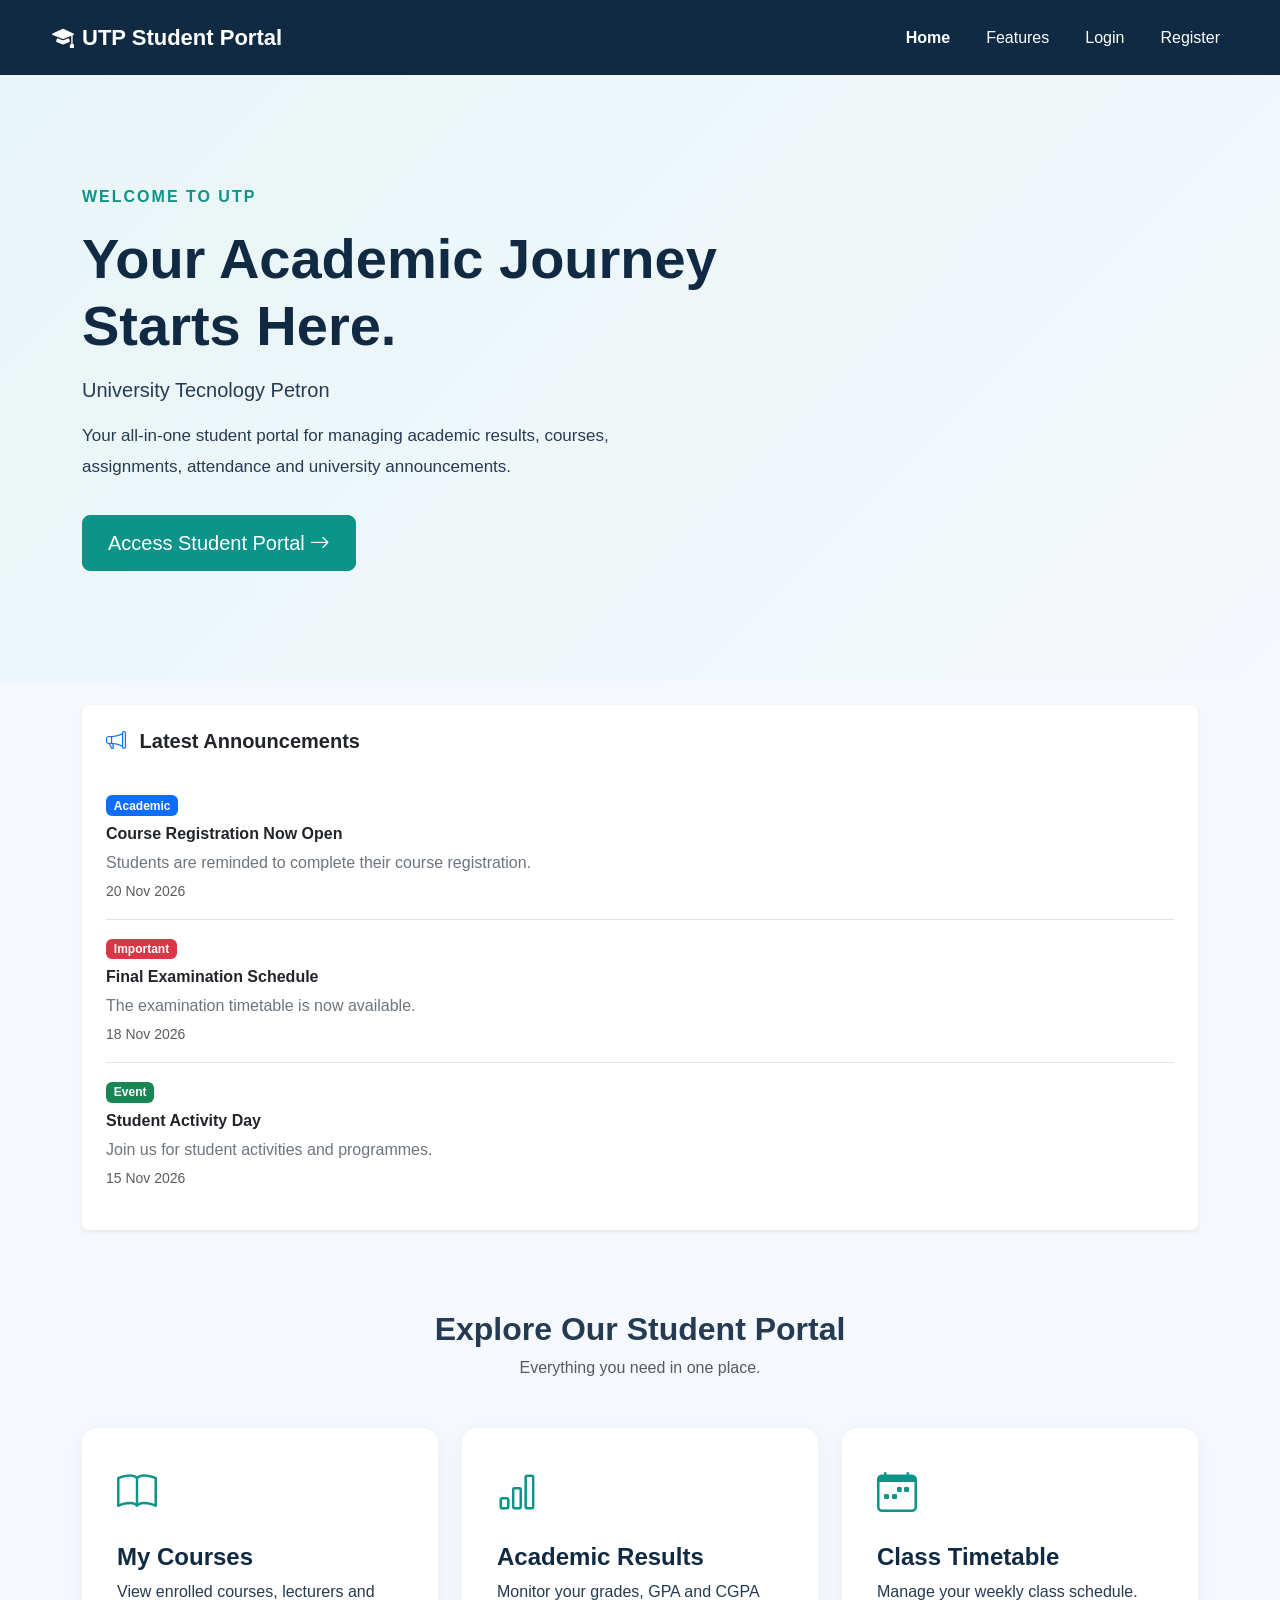
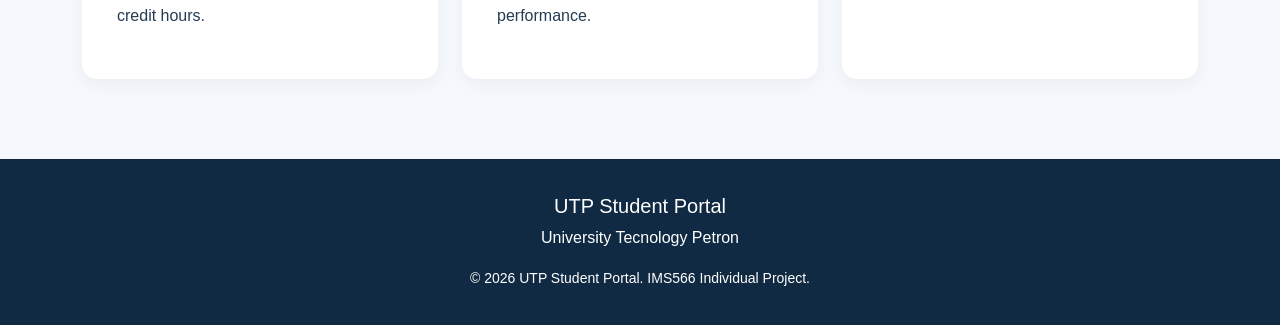
<file: index.html>
<!DOCTYPE html>
<html lang="en">

<head>
    <meta charset="UTF-8">
    <meta name="viewport" content="width=device-width, initial-scale=1.0">
    <meta name="description" content="UTP Student Portal - your academic information in one place.">

    <title>UTP Student Portal</title>

    <!-- Bootstrap 5.3.3 -->
    <link href="https://cdn.jsdelivr.net/npm/bootstrap@5.3.3/dist/css/bootstrap.min.css"
          rel="stylesheet">

    <!-- Bootstrap Icons -->
    <link href="https://cdn.jsdelivr.net/npm/bootstrap-icons@1.11.3/font/bootstrap-icons.min.css"
          rel="stylesheet">

    <!-- Homepage CSS -->
    <link rel="stylesheet" href="css/portal.css">
</head>

<body>

    <!-- NAVBAR -->
    <nav class="navbar navbar-expand-lg navbar-dark custom-navbar">
        <div class="container-fluid">

            <a class="navbar-brand d-flex align-items-center gap-2"
               href="index.html">
                <i class="bi bi-mortarboard-fill"></i>
                UTP Student Portal
            </a>

            <button class="navbar-toggler"
                    type="button"
                    data-bs-toggle="collapse"
                    data-bs-target="#navbarContent"
                    aria-controls="navbarContent"
                    aria-expanded="false"
                    aria-label="Toggle navigation">
                <span class="navbar-toggler-icon"></span>
            </button>

            <div class="collapse navbar-collapse" id="navbarContent">
                <ul class="navbar-nav ms-auto align-items-lg-center">

                    <li class="nav-item">
                        <a class="nav-link active"
                           href="index.html"
                           aria-current="page">Home</a>
                    </li>

                    <li class="nav-item">
                        <a class="nav-link" href="#features">Features</a>
                    </li>

                    <li class="nav-item">
                        <a class="nav-link" href="login.html">Login</a>
                    </li>

                    <li class="nav-item">
                        <a class="nav-link" href="register.html">Register</a>
                    </li>

                </ul>
            </div>

        </div>
    </nav>

    <main>

        <!-- HERO -->
        <section class="homepage-section">
            <div class="container">
                <div class="row align-items-center">
                    <div class="col-lg-8">

                        <span class="welcome-label">WELCOME TO UTP</span>

                        <h1 class="display-4 fw-bold mt-3">
                            Your Academic Journey Starts Here.
                        </h1>

                        <p class="lead mt-3">University Tecnology Petron</p>

                        <p class="homepage-description">
                            Your all-in-one student portal for managing
                            academic results, courses, assignments,
                            attendance and university announcements.
                        </p>

                        <a href="login.html" class="btn btn-primary btn-lg mt-3">
                            Access Student Portal
                            <i class="bi bi-arrow-right"></i>
                        </a>

                    </div>
                </div>
            </div>
        </section>

        <!-- ANNOUNCEMENTS -->
        <section class="container">
            <div class="card border-0 shadow-sm mt-4">
                <div class="card-body p-4">

                    <h5 class="fw-bold mb-4">
                        <i class="bi bi-megaphone text-primary me-2"></i>
                        Latest Announcements
                    </h5>

                    <div class="list-group list-group-flush">

                        <div class="list-group-item px-0 py-3">
                            <span class="badge text-bg-primary mb-2">Academic</span>
                            <h6 class="fw-bold">Course Registration Now Open</h6>
                            <p class="text-secondary mb-1">
                                Students are reminded to complete their course registration.
                            </p>
                            <small class="text-muted">20 Nov 2026</small>
                        </div>

                        <div class="list-group-item px-0 py-3">
                            <span class="badge text-bg-danger mb-2">Important</span>
                            <h6 class="fw-bold">Final Examination Schedule</h6>
                            <p class="text-secondary mb-1">
                                The examination timetable is now available.
                            </p>
                            <small class="text-muted">18 Nov 2026</small>
                        </div>

                        <div class="list-group-item px-0 py-3">
                            <span class="badge text-bg-success mb-2">Event</span>
                            <h6 class="fw-bold">Student Activity Day</h6>
                            <p class="text-secondary mb-1">
                                Join us for student activities and programmes.
                            </p>
                            <small class="text-muted">15 Nov 2026</small>
                        </div>

                    </div>
                </div>
            </div>
        </section>

        <!-- FEATURES -->
        <section id="features" class="features-section">
            <div class="container">

                <h2 class="text-center fw-bold">Explore Our Student Portal</h2>

                <p class="text-center text-muted mb-5">
                    Everything you need in one place.
                </p>

                <div class="row g-4">

                    <div class="col-md-4">
                        <div class="feature-card">
                            <i class="bi bi-book feature-icon"></i>
                            <h4>My Courses</h4>
                            <p>View enrolled courses, lecturers and credit hours.</p>
                        </div>
                    </div>

                    <div class="col-md-4">
                        <div class="feature-card">
                            <i class="bi bi-bar-chart feature-icon"></i>
                            <h4>Academic Results</h4>
                            <p>Monitor your grades, GPA and CGPA performance.</p>
                        </div>
                    </div>

                    <div class="col-md-4">
                        <div class="feature-card">
                            <i class="bi bi-calendar-week feature-icon"></i>
                            <h4>Class Timetable</h4>
                            <p>Manage your weekly class schedule.</p>
                        </div>
                    </div>

                </div>
            </div>
        </section>

    </main>

    <!-- FOOTER -->
    <footer class="footer">
        <div class="container text-center">
            <h5>UTP Student Portal</h5>
            <p>University Tecnology Petron</p>
            <small>&copy; 2026 UTP Student Portal. IMS566 Individual Project.</small>
        </div>
    </footer>

    <!-- Bootstrap JavaScript -->
    <script src="https://cdn.jsdelivr.net/npm/bootstrap@5.3.3/dist/js/bootstrap.bundle.min.js"></script>

</body>
</html>
</file>
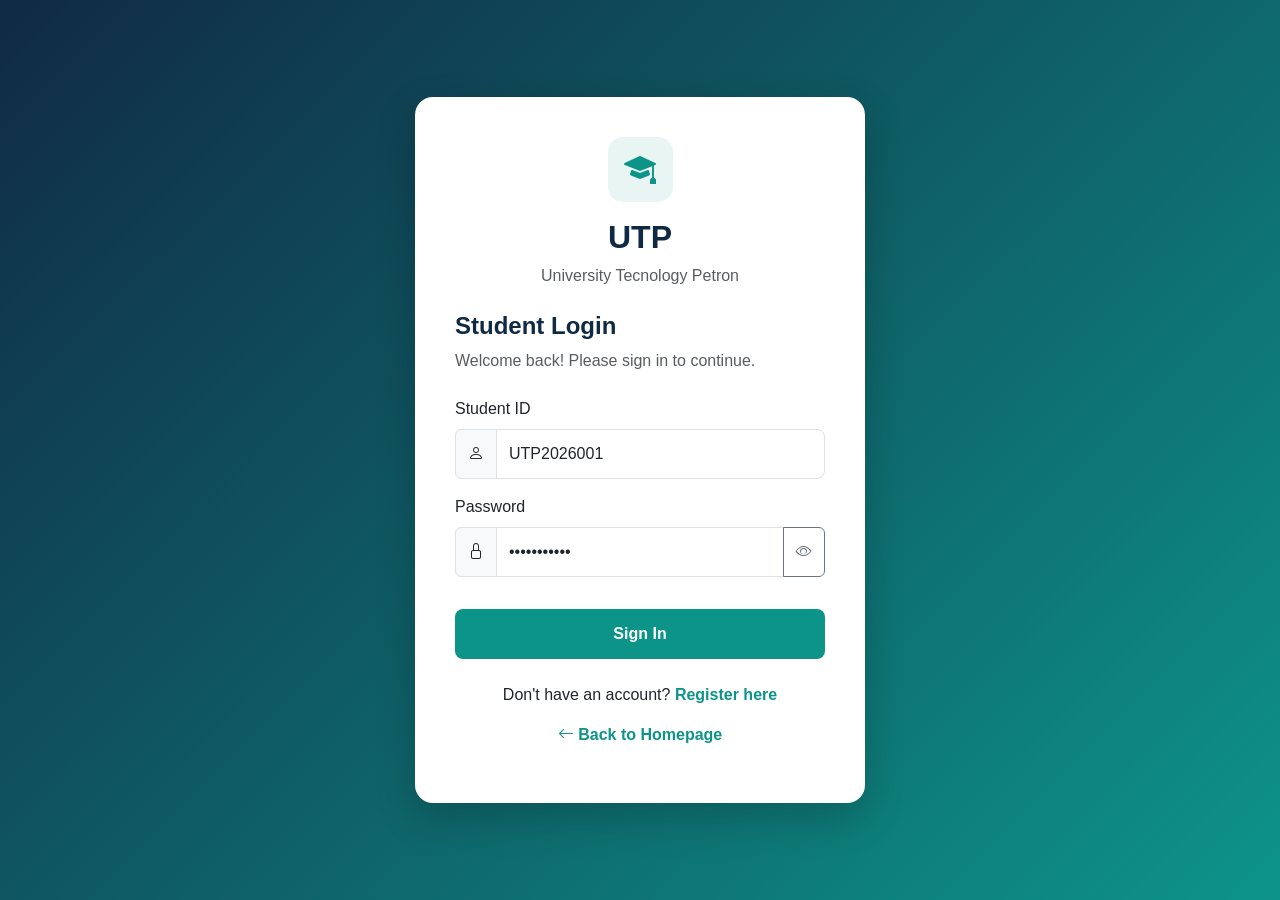
<file: assignments.html>
<!DOCTYPE html>
<html lang="en">

<head>
    <meta charset="UTF-8">
    <meta name="viewport"
          content="width=device-width, initial-scale=1.0">

    <meta name="description"
          content="UTP Student Portal">

    <title>Assignments | UTP</title>

    <!-- Check login before displaying dashboard -->
    <script>
        if (!sessionStorage.getItem("utpCurrentStudent")) {
            window.location.replace("login.html");
        }
    </script>

    <!-- Bootstrap 5.3.3 -->
    <link
      href="https://cdn.jsdelivr.net/npm/bootstrap@5.3.3/dist/css/bootstrap.min.css"
      rel="stylesheet">

    <!-- Bootstrap Icons -->
    <link
      href="https://cdn.jsdelivr.net/npm/bootstrap-icons@1.11.3/font/bootstrap-icons.min.css"
      rel="stylesheet">

    <!-- Page CSS -->
     <link rel="stylesheet" href="css/dashboard.css">
    <link rel="stylesheet" href="css/assignments.css">

</head>

<body>

    <!-- MOBILE TOP BAR -->
    <header class="mobile-header d-lg-none">
        <button class="menu-button"
                id="menuToggle"
                type="button"
                aria-label="Open navigation menu"
                aria-controls="sidebar"
                aria-expanded="false">
            <i class="bi bi-list"></i>
        </button>

        <span class="fw-bold">UTP Student Portal</span>

        <i class="bi bi-mortarboard-fill"></i>
    </header>

    <!-- MOBILE SIDEBAR BACKDROP -->
    <div id="sidebarBackdrop" class="sidebar-backdrop"></div>

    <!-- SIDEBAR -->
    <aside class="sidebar" id="sidebar">

        <div class="sidebar-brand">
            <div class="brand-icon">
                <i class="bi bi-mortarboard-fill"></i>
            </div>
            <div>
                <h5 class="mb-0 fw-bold">UTP</h5>
                <small>Student Portal</small>
            </div>
        </div>

        <nav class="sidebar-nav" aria-label="Student portal navigation">

            <p class="menu-label">MAIN MENU</p>
            <a href="dashboard.html" class="sidebar-link">
                <i class="bi bi-grid-1x2"></i>
                <span>Dashboard</span>
            </a>
            <a href="courses.html" class="sidebar-link">
                <i class="bi bi-book"></i>
                <span>My Courses</span>
            </a>
            <a href="results.html" class="sidebar-link">
                <i class="bi bi-bar-chart"></i>
                <span>Academic Results</span>
            </a>
            <a href="timetable.html" class="sidebar-link">
                <i class="bi bi-calendar-week"></i>
                <span>Class Timetable</span>
            </a>

            <p class="menu-label mt-4">STUDENT SERVICES</p>
            <a href="assignments.html" class="sidebar-link active" aria-current="page">
                <i class="bi bi-clipboard-check"></i>
                <span>Assignment Tracker</span>
            </a>
            <a href="attendance.html" class="sidebar-link">
                <i class="bi bi-check2-square"></i>
                <span>Attendance Tracker</span>
            </a>
            <a href="calendar.html" class="sidebar-link">
                <i class="bi bi-calendar-event"></i>
                <span>Academic Calendar</span>
            </a>

            <p class="menu-label mt-4">ACCOUNT</p>
            <a href="profile.html" class="sidebar-link">
                <i class="bi bi-person-circle"></i>
                <span>Student Profile</span>
            </a>

            <button id="logoutBtn"
                    class="sidebar-link logout-link"
                    type="button">
                <i class="bi bi-box-arrow-right"></i>
                <span>Logout</span>
            </button>

        </nav>

        <div class="sidebar-footer">
            <small>&copy; 2026 UTP Student Portal</small>
        </div>

    </aside>

    <!-- MAIN CONTENT -->
    <div class="main-wrapper">

        <!-- TOPBAR -->
        <header class="topbar">

            <div>
    <h5 class="mb-0 fw-bold">Assignment Tracker</h5>
    <small class="text-muted">
        Coursework and Deadlines
    </small>
</div>

            <div class="topbar-user">

                <i class="bi bi-bell"></i>

                <div class="user-avatar" id="userInitials">
                    DS
                </div>

                <span id="topbarStudentName">
                    Demo Student
                </span>

            </div>

        </header>

<main class="dashboard-content">

<!-- PAGE HEADING -->
<div class="d-flex flex-wrap justify-content-between
            align-items-center gap-3 mb-4">

    <div>
        <h3 class="fw-bold mb-1">Assignment Tracker</h3>
        <p class="text-secondary mb-0">
            Manage your coursework and deadlines.
        </p>
    </div>

    <button class="btn btn-primary" id="addAssignmentBtn">
        <i class="bi bi-plus-lg me-2"></i>
        Add Assignment
    </button>

</div>

<!-- SUMMARY CARDS -->
<div class="row g-3 mb-4">

    <div class="col-sm-6 col-xl-3">
        <div class="summary-card">
            <div class="summary-icon blue">
                <i class="bi bi-journal-text"></i>
            </div>
            <p class="text-secondary mb-2">Total Assignments</p>
            <h3 class="fw-bold" id="totalAssignments">0</h3>
        </div>
    </div>

    <div class="col-sm-6 col-xl-3">
        <div class="summary-card">
            <div class="summary-icon orange">
                <i class="bi bi-hourglass-split"></i>
            </div>
            <p class="text-secondary mb-2">Pending</p>
            <h3 class="fw-bold" id="pendingAssignments">0</h3>
        </div>
    </div>

    <div class="col-sm-6 col-xl-3">
        <div class="summary-card">
            <div class="summary-icon purple">
                <i class="bi bi-arrow-repeat"></i>
            </div>
            <p class="text-secondary mb-2">In Progress</p>
            <h3 class="fw-bold" id="progressAssignments">0</h3>
        </div>
    </div>

    <div class="col-sm-6 col-xl-3">
        <div class="summary-card">
            <div class="summary-icon teal">
                <i class="bi bi-check-circle"></i>
            </div>
            <p class="text-secondary mb-2">Completed</p>
            <h3 class="fw-bold" id="completedAssignments">0</h3>
        </div>
    </div>

</div>

<!-- ASSIGNMENT TABLE -->
<div class="content-card">

    <div class="d-flex justify-content-between
                align-items-center mb-4">

        <h5 class="fw-bold mb-0">My Assignments</h5>

        <small class="text-secondary" id="assignmentCountText">
            0 assignments
        </small>

    </div>

    <!-- SEARCH AND FILTER -->
    <div class="row g-3 mb-4">

        <div class="col-md-5">
            <input type="search"
                   class="form-control"
                   id="assignmentSearch"
                   placeholder="Search assignments...">
        </div>

        <div class="col-md-3">
            <select class="form-select" id="statusFilter">
                <option value="all">All Statuses</option>
                <option value="Pending">Pending</option>
                <option value="In Progress">In Progress</option>
                <option value="Completed">Completed</option>
            </select>
        </div>

        <div class="col-md-3">
            <select class="form-select" id="priorityFilter">
                <option value="all">All Priorities</option>
                <option value="High">High</option>
                <option value="Medium">Medium</option>
                <option value="Low">Low</option>
            </select>
        </div>

        <div class="col-md-1">
            <button class="btn btn-outline-secondary w-100"
                    id="resetAssignmentFilters"
                    title="Reset filters"
                    aria-label="Reset filters">
                <i class="bi bi-arrow-clockwise"></i>
            </button>
        </div>

    </div>

    <!-- TABLE -->
    <div class="table-responsive">

        <table class="table table-hover align-middle">

            <thead class="table-light">
                <tr>
                    <th>Assignment</th>
                    <th>Course</th>
                    <th>Due Date</th>
                    <th>Priority</th>
                    <th>Status</th>
                    <th>Actions</th>
                </tr>
            </thead>

            <tbody id="assignmentTableBody"></tbody>

        </table>

    </div>

    <p id="noAssignments"
       class="text-center text-secondary py-4 d-none">
        No assignments found.
    </p>

</div>

</main>

<!-- ADD / EDIT ASSIGNMENT MODAL -->
<div class="modal fade"
     id="assignmentModal"
     tabindex="-1"
     aria-labelledby="assignmentModalLabel"
     aria-hidden="true">

    <div class="modal-dialog modal-dialog-centered">

        <div class="modal-content">

            <form id="assignmentForm">

                <div class="modal-header">

                    <h5 class="modal-title"
                        id="assignmentModalLabel">
                        Add Assignment
                    </h5>

                    <button type="button"
                            class="btn-close"
                            data-bs-dismiss="modal"
                            aria-label="Close"></button>
                </div>

                <div class="modal-body">

                    <div class="mb-3">
                        <label for="assignmentTitle"
                               class="form-label">
                            Assignment Title
                        </label>

                        <input type="text"
                               class="form-control"
                               id="assignmentTitle"
                               required>
                    </div>

                    <div class="mb-3">
                        <label for="assignmentCourse"
                               class="form-label">
                            Course Code
                        </label>

                        <select class="form-select"
                                id="assignmentCourse"
                                required>
                            <option value="">Select Course</option>
                            <option value="IMS566">IMS566</option>
                            <option value="IMS565">IMS565</option>
                            <option value="MGT555">MGT555</option>
                            <option value="ICT502">ICT502</option>
                        </select>
                    </div>

                    <div class="mb-3">
                        <label for="assignmentDueDate"
                               class="form-label">
                            Due Date
                        </label>

                        <input type="date"
                               class="form-control"
                               id="assignmentDueDate"
                               required>
                    </div>

                    <div class="mb-3">
                        <label for="assignmentPriority"
                               class="form-label">
                            Priority
                        </label>

                        <select class="form-select"
                                id="assignmentPriority">
                            <option value="Low">Low</option>
                            <option value="Medium" selected>
                                Medium
                            </option>
                            <option value="High">High</option>
                        </select>
                    </div>

                    <div class="mb-3">
                        <label for="assignmentStatus"
                               class="form-label">
                            Status
                        </label>

                        <select class="form-select"
                                id="assignmentStatus">
                            <option value="Pending">Pending</option>
                            <option value="In Progress">
                                In Progress
                            </option>
                            <option value="Completed">Completed</option>
                        </select>
                    </div>

                </div>

                <div class="modal-footer">

                    <button type="button"
                            class="btn btn-secondary"
                            data-bs-dismiss="modal">
                        Cancel
                    </button>

                    <button type="submit"
                            class="btn btn-primary"
                            id="saveAssignmentBtn">
                        Save Assignment
                    </button>

                </div>

            </form>
        </div>
    </div>
</div>

</div> <!-- End main-wrapper -->

<!-- Bootstrap JavaScript -->
<script
  src="https://cdn.jsdelivr.net/npm/bootstrap@5.3.3/dist/js/bootstrap.bundle.min.js">
</script>

<!-- Assignments JavaScript -->
<script src="js/assignments.js"></script>
<script src="js/common.js"></script>

</body>
</html>
</file>
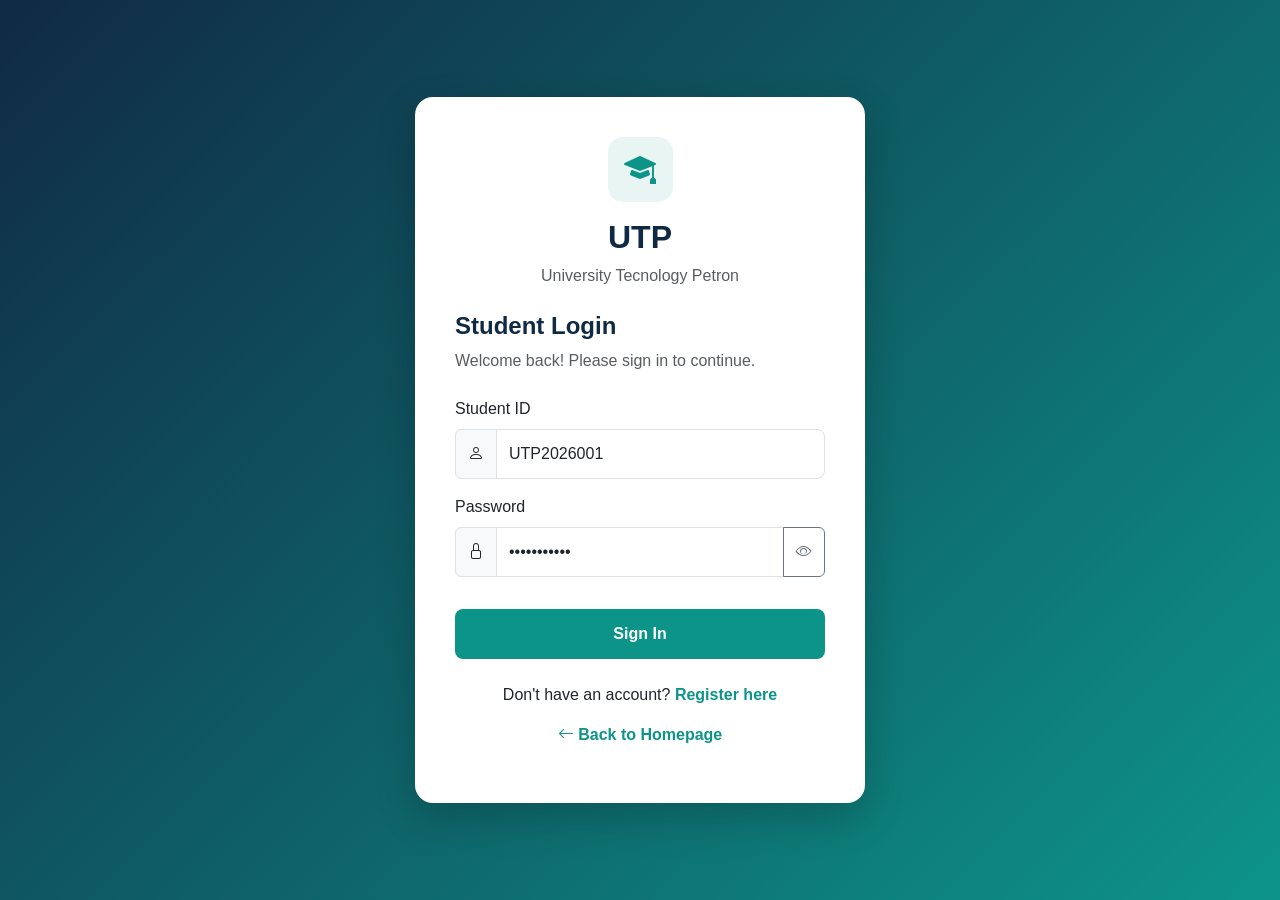
<file: calendar.html>
<!DOCTYPE html>
<html lang="en">

<head>
    <meta charset="UTF-8">
    <meta name="viewport"
          content="width=device-width, initial-scale=1.0">

    <meta name="description"
          content="UTP Student Portal">

    <title>Academic Calendar | UTP</title>

    <!-- Check login before displaying dashboard -->
    <script>
        if (!sessionStorage.getItem("utpCurrentStudent")) {
            window.location.replace("login.html");
        }
    </script>

    <!-- Bootstrap 5.3.3 -->
    <link
      href="https://cdn.jsdelivr.net/npm/bootstrap@5.3.3/dist/css/bootstrap.min.css"
      rel="stylesheet">

    <!-- Bootstrap Icons -->
    <link
      href="https://cdn.jsdelivr.net/npm/bootstrap-icons@1.11.3/font/bootstrap-icons.min.css"
      rel="stylesheet">

    <!-- Page CSS -->
     <link rel="stylesheet" href="css/dashboard.css">

</head>

<body>

    <!-- MOBILE TOP BAR -->
    <header class="mobile-header d-lg-none">
        <button class="menu-button"
                id="menuToggle"
                type="button"
                aria-label="Open navigation menu"
                aria-controls="sidebar"
                aria-expanded="false">
            <i class="bi bi-list"></i>
        </button>

        <span class="fw-bold">UTP Student Portal</span>

        <i class="bi bi-mortarboard-fill"></i>
    </header>

    <!-- MOBILE SIDEBAR BACKDROP -->
    <div id="sidebarBackdrop" class="sidebar-backdrop"></div>

    <!-- SIDEBAR -->
    <aside class="sidebar" id="sidebar">

        <div class="sidebar-brand">
            <div class="brand-icon">
                <i class="bi bi-mortarboard-fill"></i>
            </div>
            <div>
                <h5 class="mb-0 fw-bold">UTP</h5>
                <small>Student Portal</small>
            </div>
        </div>

        <nav class="sidebar-nav" aria-label="Student portal navigation">

            <p class="menu-label">MAIN MENU</p>
            <a href="dashboard.html" class="sidebar-link">
                <i class="bi bi-grid-1x2"></i>
                <span>Dashboard</span>
            </a>
            <a href="courses.html" class="sidebar-link">
                <i class="bi bi-book"></i>
                <span>My Courses</span>
            </a>
            <a href="results.html" class="sidebar-link">
                <i class="bi bi-bar-chart"></i>
                <span>Academic Results</span>
            </a>
            <a href="timetable.html" class="sidebar-link">
                <i class="bi bi-calendar-week"></i>
                <span>Class Timetable</span>
            </a>

            <p class="menu-label mt-4">STUDENT SERVICES</p>
            <a href="assignments.html" class="sidebar-link">
                <i class="bi bi-clipboard-check"></i>
                <span>Assignment Tracker</span>
            </a>
            <a href="attendance.html" class="sidebar-link">
                <i class="bi bi-check2-square"></i>
                <span>Attendance Tracker</span>
            </a>
            <a href="calendar.html" class="sidebar-link active" aria-current="page">
                <i class="bi bi-calendar-event"></i>
                <span>Academic Calendar</span>
            </a>

            <p class="menu-label mt-4">ACCOUNT</p>
            <a href="profile.html" class="sidebar-link">
                <i class="bi bi-person-circle"></i>
                <span>Student Profile</span>
            </a>

            <button id="logoutBtn"
                    class="sidebar-link logout-link"
                    type="button">
                <i class="bi bi-box-arrow-right"></i>
                <span>Logout</span>
            </button>

        </nav>

        <div class="sidebar-footer">
            <small>&copy; 2026 UTP Student Portal</small>
        </div>

    </aside>

<!-- MAIN CONTENT -->
<div class="main-wrapper">

        <!-- TOPBAR -->
        <header class="topbar">
            <div>
                <h5 class="mb-0 fw-bold">Academic Calendar</h5>
                <small class="text-muted">Important Academic Dates</small>
            </div>

            <div class="topbar-user">
                <i class="bi bi-bell"></i>
                <div class="user-avatar" id="userInitials">DS</div>
                <span id="topbarStudentName">Demo Student</span>
            </div>
        </header>

    <main class="dashboard-content">

<div class="container-fluid py-4">

    <!-- HEADING -->
    <div class="mb-4">
        <h3 class="fw-bold">Academic Calendar</h3>
        <p class="text-secondary">
            Stay updated with important academic dates.
        </p>
    </div>

    <!-- SUMMARY -->
    <div class="row g-3 mb-4">

        <div class="col-md-6">
            <div class="card border-0 shadow-sm">
                <div class="card-body p-4">
                    <p class="text-secondary mb-2">
                        Academic Session
                    </p>
                    <h4 class="fw-bold mb-0">2026/2027</h4>
                </div>
            </div>
        </div>

        <div class="col-md-6">
            <div class="card border-0 shadow-sm">
                <div class="card-body p-4">
                    <p class="text-secondary mb-2">
                        Important Events
                    </p>
                    <h4 class="fw-bold mb-0">4 Events</h4>
                </div>
            </div>
        </div>

    </div>

    <!-- IMPORTANT DATES -->
    <div class="card border-0 shadow-sm">

        <div class="card-body p-4">

            <h5 class="fw-bold mb-4">
                <i class="bi bi-calendar-event me-2"></i>
                Important Dates
            </h5>

            <div class="table-responsive">
                <table class="table table-hover align-middle">

                    <thead class="table-light">
                        <tr>
                            <th>Date</th>
                            <th>Event</th>
                            <th>Category</th>
                        </tr>
                    </thead>

                    <tbody>
                        <tr>
                            <td>1 Dec 2026</td>
                            <td>Course Registration</td>
                            <td>
                                <span class="badge text-bg-primary">
                                    Academic
                                </span>
                            </td>
                        </tr>

                        <tr>
                            <td>10 Dec 2026</td>
                            <td>Assignment Submission</td>
                            <td>
                                <span class="badge text-bg-warning">
                                    Deadline
                                </span>
                            </td>
                        </tr>

                        <tr>
                            <td>15 Dec 2026</td>
                            <td>Study Week</td>
                            <td>
                                <span class="badge text-bg-info">
                                    Academic
                                </span>
                            </td>
                        </tr>

                        <tr>
                            <td>5 Jan 2027</td>
                            <td>Final Examination</td>
                            <td>
                                <span class="badge text-bg-danger">
                                    Examination
                                </span>
                            </td>
                        </tr>
                    </tbody>

                </table>
            </div>

        </div>
    </div>

</div>

</main>
</div>

<!-- Bootstrap JavaScript -->
<script src="https://cdn.jsdelivr.net/npm/bootstrap@5.3.3/dist/js/bootstrap.bundle.min.js"></script>

<script src="js/common.js"></script>
</body>
</html>
</file>
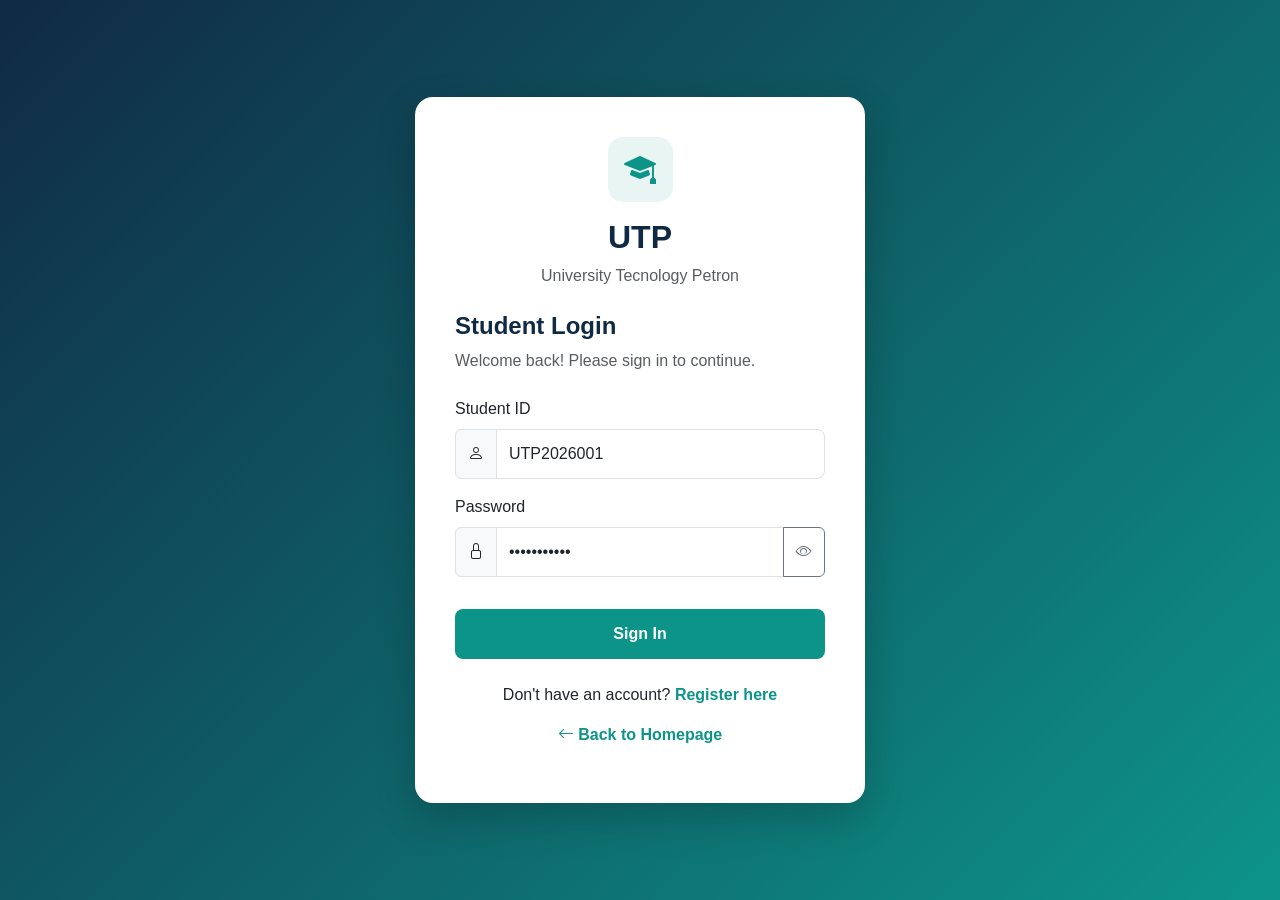
<file: courses.html>
<!DOCTYPE html>
<html lang="en">

<head>
    <meta charset="UTF-8">
    <meta name="viewport"
          content="width=device-width, initial-scale=1.0">

    <meta name="description"
          content="UTP Student Portal Academic Dashboard">

    <title>My Courses | UTP</title>

    <!-- Check login before displaying dashboard -->
    <script>
        if (!sessionStorage.getItem("utpCurrentStudent")) {
            window.location.replace("login.html");
        }
    </script>

    <!-- Bootstrap 5.3.3 -->
    <link
      href="https://cdn.jsdelivr.net/npm/bootstrap@5.3.3/dist/css/bootstrap.min.css"
      rel="stylesheet">

    <!-- Bootstrap Icons -->
    <link
      href="https://cdn.jsdelivr.net/npm/bootstrap-icons@1.11.3/font/bootstrap-icons.min.css"
      rel="stylesheet">

    <!-- Page CSS -->
    <link rel="stylesheet" href="css/dashboard.css">
    <link rel="stylesheet" href="css/courses.css">
</head>

<body>

    <!-- MOBILE TOP BAR -->
    <header class="mobile-header d-lg-none">
        <button class="menu-button"
                id="menuToggle"
                type="button"
                aria-label="Open navigation menu"
                aria-controls="sidebar"
                aria-expanded="false">
            <i class="bi bi-list"></i>
        </button>

        <span class="fw-bold">UTP Student Portal</span>

        <i class="bi bi-mortarboard-fill"></i>
    </header>

    <!-- MOBILE SIDEBAR BACKDROP -->
    <div id="sidebarBackdrop" class="sidebar-backdrop"></div>

    <!-- SIDEBAR -->
    <aside class="sidebar" id="sidebar">

        <div class="sidebar-brand">
            <div class="brand-icon">
                <i class="bi bi-mortarboard-fill"></i>
            </div>
            <div>
                <h5 class="mb-0 fw-bold">UTP</h5>
                <small>Student Portal</small>
            </div>
        </div>

        <nav class="sidebar-nav" aria-label="Student portal navigation">

            <p class="menu-label">MAIN MENU</p>
            <a href="dashboard.html" class="sidebar-link">
                <i class="bi bi-grid-1x2"></i>
                <span>Dashboard</span>
            </a>
            <a href="courses.html" class="sidebar-link active" aria-current="page">
                <i class="bi bi-book"></i>
                <span>My Courses</span>
            </a>
            <a href="results.html" class="sidebar-link">
                <i class="bi bi-bar-chart"></i>
                <span>Academic Results</span>
            </a>
            <a href="timetable.html" class="sidebar-link">
                <i class="bi bi-calendar-week"></i>
                <span>Class Timetable</span>
            </a>

            <p class="menu-label mt-4">STUDENT SERVICES</p>
            <a href="assignments.html" class="sidebar-link">
                <i class="bi bi-clipboard-check"></i>
                <span>Assignment Tracker</span>
            </a>
            <a href="attendance.html" class="sidebar-link">
                <i class="bi bi-check2-square"></i>
                <span>Attendance Tracker</span>
            </a>
            <a href="calendar.html" class="sidebar-link">
                <i class="bi bi-calendar-event"></i>
                <span>Academic Calendar</span>
            </a>

            <p class="menu-label mt-4">ACCOUNT</p>
            <a href="profile.html" class="sidebar-link">
                <i class="bi bi-person-circle"></i>
                <span>Student Profile</span>
            </a>

            <button id="logoutBtn"
                    class="sidebar-link logout-link"
                    type="button">
                <i class="bi bi-box-arrow-right"></i>
                <span>Logout</span>
            </button>

        </nav>

        <div class="sidebar-footer">
            <small>&copy; 2026 UTP Student Portal</small>
        </div>

    </aside>

    <!-- MAIN CONTENT -->
    <div class="main-wrapper">

        <!-- TOPBAR -->
        <header class="topbar">

            <div>
    <h5 class="mb-0 fw-bold">My Courses</h5>
    <small class="text-muted">
        Academic Course Management
    </small>
</div>

            <div class="topbar-user">

                <i class="bi bi-bell"></i>

                <div class="user-avatar" id="userInitials">
                    DS
                </div>

                <span id="topbarStudentName">
                    Demo Student
                </span>

            </div>

        </header>

        <!-- DASHBOARD -->

<main class="dashboard-content">

    <!-- PAGE HEADING -->
    <section class="welcome-section">

        <h2>My Courses</h2>

        <p>
            View and manage your enrolled courses,
            lecturers, credit hours and semesters.
        </p>

    </section>

    <!-- COURSE SUMMARY -->
    <section class="row g-4 mb-4"
             aria-label="Course summary">

        <!-- Total Courses -->
        <div class="col-md-6">

            <div class="summary-card">

                <div class="summary-icon teal">
                    <i class="bi bi-book"></i>
                </div>

                <p>Courses Shown</p>

                <h3 id="totalCourses">0</h3>

                <small>
                    Based on the selected filters
                </small>

            </div>

        </div>

        <!-- Credit Hours -->
        <div class="col-md-6">

            <div class="summary-card">

                <div class="summary-icon blue">
                    <i class="bi bi-mortarboard"></i>
                </div>

                <p>Credit Hours Shown</p>

                <h3 id="totalCredits">0</h3>

                <small>
                    Total credits of displayed courses
                </small>

            </div>

        </div>

    </section>

    <!-- COURSE TABLE -->
    <section class="content-card">

        <div class="card-heading">

            <div>
                <h5>Course List</h5>

                <p>
                    Browse your academic courses
                </p>
            </div>

            <i class="bi bi-journal-bookmark"></i>

        </div>

        <!-- SEARCH AND FILTER -->
        <div class="row g-3 mb-4">

            <!-- Search -->
            <div class="col-lg-8">

                <label for="courseSearch"
                       class="form-label">
                    Search Courses
                </label>

                <div class="input-group">

                    <span class="input-group-text">
                        <i class="bi bi-search"></i>
                    </span>

                    <input
                        type="search"
                        id="courseSearch"
                        class="form-control"
                        placeholder="Search code, name or lecturer">

                </div>

            </div>

            <!-- Semester Filter -->
            <div class="col-lg-4">

                <label for="semesterFilter"
                       class="form-label">
                    Semester
                </label>

                <select id="semesterFilter"
                        class="form-select">

                    <option value="all">
                        All Semesters
                    </option>

                    <option value="5">
                        Semester 5
                    </option>

                    <option value="4">
                        Semester 4
                    </option>

                </select>

            </div>

        </div>

        <!-- RESPONSIVE TABLE -->
        <div class="table-responsive">

            <table class="table course-table align-middle">

                <thead>
                    <tr>
                        <th scope="col">Course Code</th>
                        <th scope="col">Course Name</th>
                        <th scope="col">Lecturer</th>
                        <th scope="col">Credit Hours</th>
                        <th scope="col">Semester</th>
                        <th scope="col">Status</th>
                    </tr>
                </thead>

                <tbody id="courseTableBody">
                    <!-- JavaScript inserts rows here -->
                </tbody>

            </table>

        </div>

        <!-- EMPTY STATE -->
        <div id="noCourses"
             class="empty-state d-none">

            <i class="bi bi-search"></i>

            <h6>No courses found</h6>

            <p>
                Try another keyword or semester.
            </p>

        </div>

        <!-- TABLE FOOTER -->
        <div class="course-table-footer">

            <span id="courseCountText">
                Showing 0 courses
            </span>

            <button id="resetFilters"
                    type="button"
                    class="btn btn-outline-secondary btn-sm">

                <i class="bi bi-arrow-clockwise"></i>
                Reset Filters

            </button>

        </div>

    </section>

           <!-- FOOTER -->
        <footer class="dashboard-footer">
            © 2026 University Tecnology Petron |
            IMS566 Academic Project
        </footer>

    </main>

</div> <!-- End main-wrapper -->

<!-- Bootstrap JavaScript -->
<script
  src="https://cdn.jsdelivr.net/npm/bootstrap@5.3.3/dist/js/bootstrap.bundle.min.js">
</script>

<!-- Courses JavaScript -->
<script src="js/courses.js"></script>
<script src="js/common.js"></script>

</body>
</html>
</file>
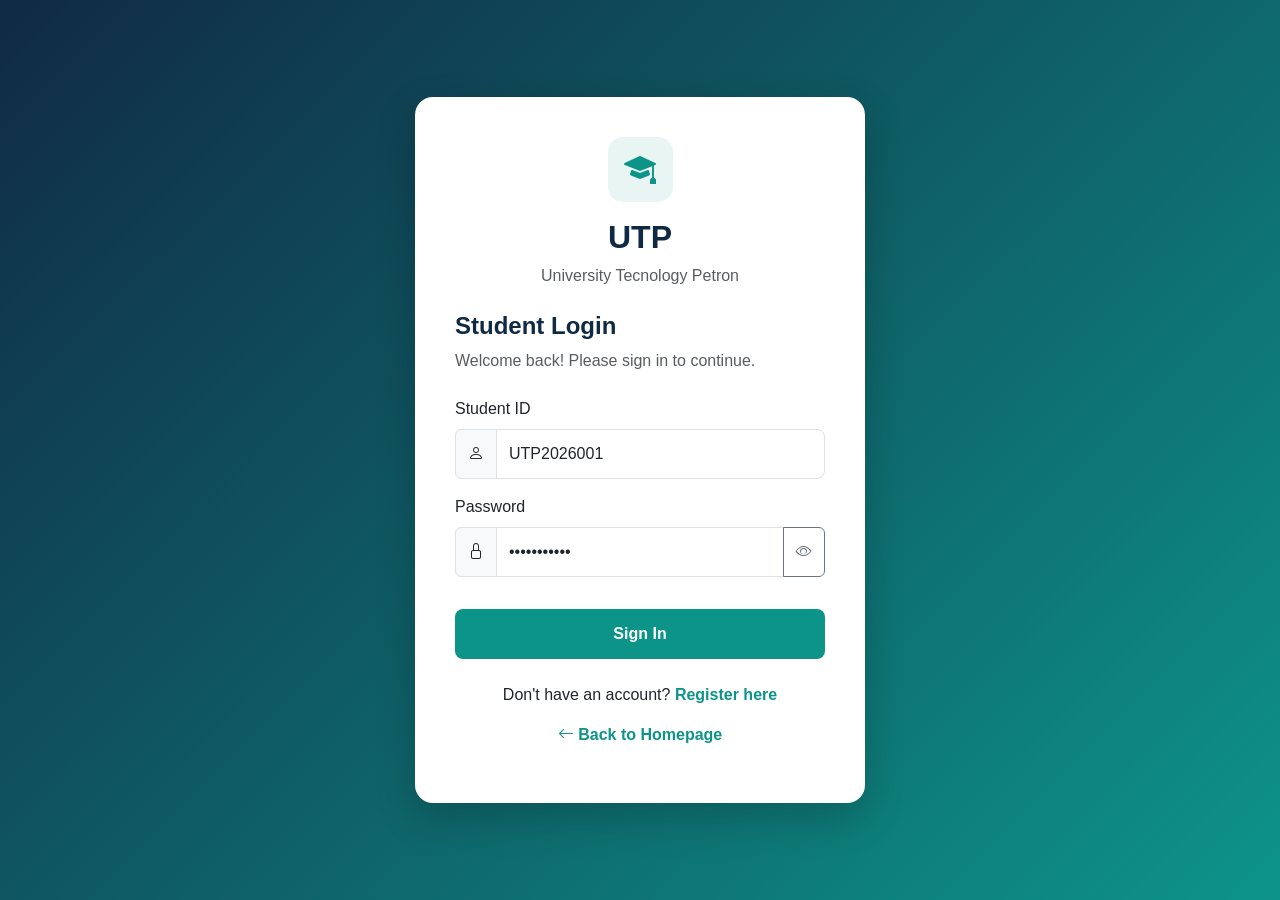
<file: login.html>
<!DOCTYPE html>
<html lang="en">

<head>
    <meta charset="UTF-8">
    <meta name="viewport"
          content="width=device-width, initial-scale=1.0">

    <title>Student Login | UTP</title>

    <!-- Bootstrap 5.3.3 -->
    <link
      href="https://cdn.jsdelivr.net/npm/bootstrap@5.3.3/dist/css/bootstrap.min.css"
      rel="stylesheet">

    <!-- Bootstrap Icons -->
    <link
      href="https://cdn.jsdelivr.net/npm/bootstrap-icons@1.11.3/font/bootstrap-icons.min.css"
      rel="stylesheet">

    <!-- Custom Login CSS -->
    <link rel="stylesheet" href="css/login.css">
</head>

<body>

    <main class="auth-container">

        <div class="auth-card">

            <!-- Logo -->
            <div class="text-center mb-4">
                <div class="logo-icon">
                    <i class="bi bi-mortarboard-fill"></i>
                </div>

                <h2 class="fw-bold mt-3">UTP</h2>

                <p class="text-muted">
                    University Tecnology Petron
                </p>
            </div>

            <!-- Login Heading -->
            <h4 class="fw-bold">Student Login</h4>

            <p class="text-muted mb-4">
                Welcome back! Please sign in to continue.
            </p>

            <!-- Error Message -->
            <div id="loginError"
                 class="alert alert-danger d-none"
                 role="alert">
            </div>

            <!-- Login Form -->
            <form id="loginForm">

<!-- Student ID -->
<div class="mb-3">
    <label for="studentId" class="form-label">
        Student ID
    </label>

    <div class="input-group">
        <span class="input-group-text">
            <i class="bi bi-person"></i>
        </span>

        <input
            type="text"
            id="studentId"
            class="form-control"
            placeholder="Enter Student ID"
            value="UTP2026001"
            autocomplete="username"
            required>
    </div>
</div>

<!-- Password -->
<div class="mb-3">
    <label for="password" class="form-label">
        Password
    </label>

    <div class="input-group">
        <span class="input-group-text">
            <i class="bi bi-lock"></i>
        </span>

        <input
            type="password"
            id="password"
            class="form-control"
            placeholder="Enter Password"
            value="Student@123"
            autocomplete="current-password"
            required>

        <button class="btn btn-outline-secondary"
                type="button"
                id="togglePassword"
                aria-label="Show password">
            <i class="bi bi-eye"></i>
        </button>
    </div>
</div>

                <!-- Login Button -->
                <button type="submit"
                        class="btn btn-auth w-100 mt-3">
                    Sign In
                </button>

            </form>

            <!-- Register Link -->
            <p class="text-center mt-4 mb-0">
                Don't have an account?
                <a href="register.html">Register here</a>
            </p>

            <!-- Back to Homepage -->
            <p class="text-center mt-3">
                <a href="index.html">
                    <i class="bi bi-arrow-left"></i>
                    Back to Homepage
                </a>
            </p>

        </div>

    </main>

    <script src="js/authentication.js"></script>
    <script src="js/common.js"></script>

</body>
</html>
</file>
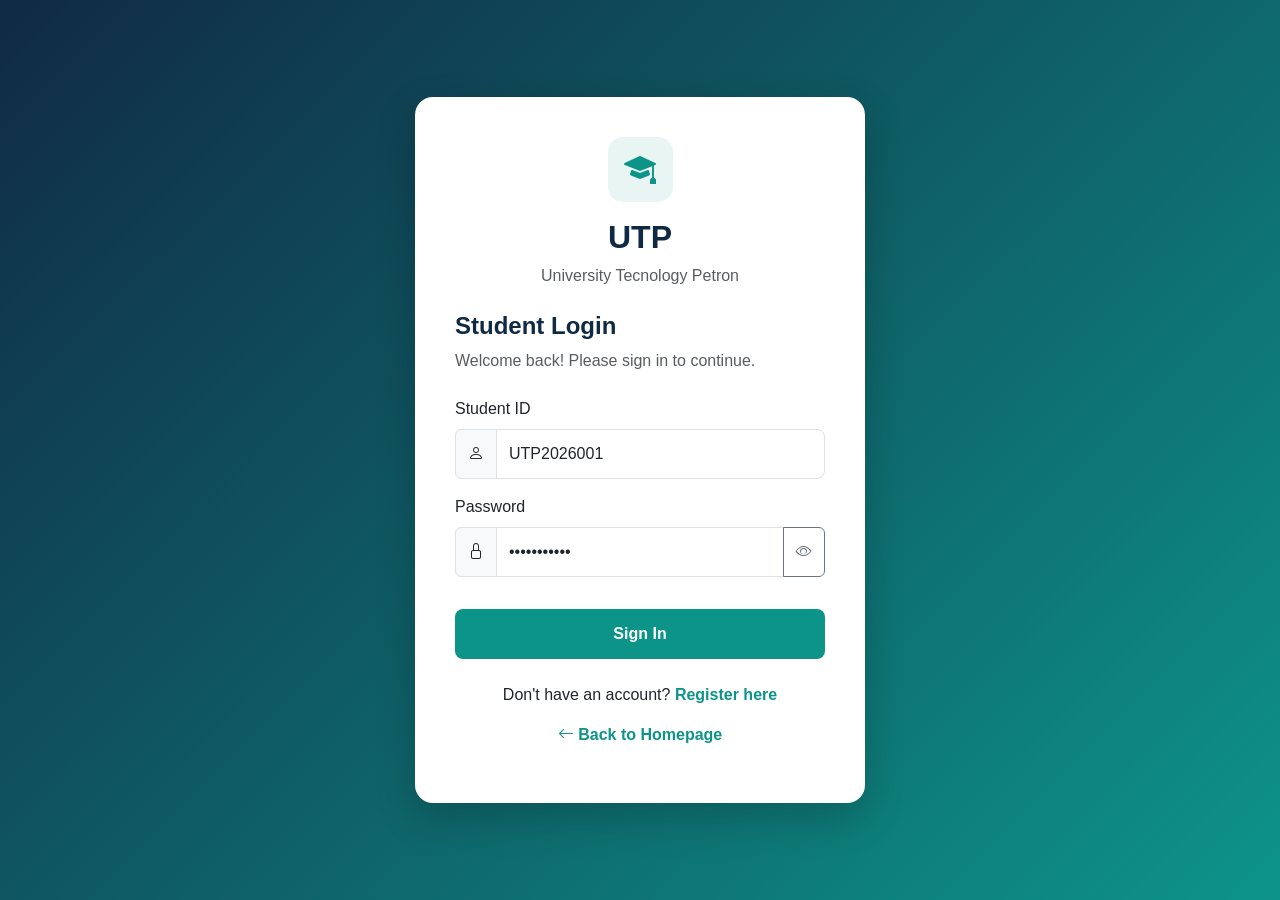
<file: profile.html>
<!DOCTYPE html>
<html lang="en">

<head>
    <meta charset="UTF-8">
    <meta name="viewport"
          content="width=device-width, initial-scale=1.0">

    <meta name="description"
          content="UTP Student Portal">

    <title>Student Profile | UTP</title>

    <!-- Check login before displaying dashboard -->
    <script>
        if (!sessionStorage.getItem("utpCurrentStudent")) {
            window.location.replace("login.html");
        }
    </script>

    <!-- Bootstrap 5.3.3 -->
    <link
      href="https://cdn.jsdelivr.net/npm/bootstrap@5.3.3/dist/css/bootstrap.min.css"
      rel="stylesheet">

    <!-- Bootstrap Icons -->
    <link
      href="https://cdn.jsdelivr.net/npm/bootstrap-icons@1.11.3/font/bootstrap-icons.min.css"
      rel="stylesheet">

    <!-- Page CSS -->
     <link rel="stylesheet" href="css/dashboard.css">

</head>

<body>

    <!-- MOBILE TOP BAR -->
    <header class="mobile-header d-lg-none">
        <button class="menu-button"
                id="menuToggle"
                type="button"
                aria-label="Open navigation menu"
                aria-controls="sidebar"
                aria-expanded="false">
            <i class="bi bi-list"></i>
        </button>

        <span class="fw-bold">UTP Student Portal</span>

        <i class="bi bi-mortarboard-fill"></i>
    </header>

    <!-- MOBILE SIDEBAR BACKDROP -->
    <div id="sidebarBackdrop" class="sidebar-backdrop"></div>

    <!-- SIDEBAR -->
    <aside class="sidebar" id="sidebar">

        <div class="sidebar-brand">
            <div class="brand-icon">
                <i class="bi bi-mortarboard-fill"></i>
            </div>
            <div>
                <h5 class="mb-0 fw-bold">UTP</h5>
                <small>Student Portal</small>
            </div>
        </div>

        <nav class="sidebar-nav" aria-label="Student portal navigation">

            <p class="menu-label">MAIN MENU</p>
            <a href="dashboard.html" class="sidebar-link">
                <i class="bi bi-grid-1x2"></i>
                <span>Dashboard</span>
            </a>
            <a href="courses.html" class="sidebar-link">
                <i class="bi bi-book"></i>
                <span>My Courses</span>
            </a>
            <a href="results.html" class="sidebar-link">
                <i class="bi bi-bar-chart"></i>
                <span>Academic Results</span>
            </a>
            <a href="timetable.html" class="sidebar-link">
                <i class="bi bi-calendar-week"></i>
                <span>Class Timetable</span>
            </a>

            <p class="menu-label mt-4">STUDENT SERVICES</p>
            <a href="assignments.html" class="sidebar-link">
                <i class="bi bi-clipboard-check"></i>
                <span>Assignment Tracker</span>
            </a>
            <a href="attendance.html" class="sidebar-link">
                <i class="bi bi-check2-square"></i>
                <span>Attendance Tracker</span>
            </a>
            <a href="calendar.html" class="sidebar-link">
                <i class="bi bi-calendar-event"></i>
                <span>Academic Calendar</span>
            </a>

            <p class="menu-label mt-4">ACCOUNT</p>
            <a href="profile.html" class="sidebar-link active" aria-current="page">
                <i class="bi bi-person-circle"></i>
                <span>Student Profile</span>
            </a>

            <button id="logoutBtn"
                    class="sidebar-link logout-link"
                    type="button">
                <i class="bi bi-box-arrow-right"></i>
                <span>Logout</span>
            </button>

        </nav>

        <div class="sidebar-footer">
            <small>&copy; 2026 UTP Student Portal</small>
        </div>

    </aside>

<!-- MAIN CONTENT -->
<div class="main-wrapper">

        <!-- TOPBAR -->
        <header class="topbar">
            <div>
                <h5 class="mb-0 fw-bold">Student Profile</h5>
                <small class="text-muted">Personal Information</small>
            </div>

            <div class="topbar-user">
                <i class="bi bi-bell"></i>
                <div class="user-avatar" id="userInitials">DS</div>
                <span id="topbarStudentName">Demo Student</span>
            </div>
        </header>

    <main class="dashboard-content">

<div class="container-fluid py-4">

    <h3 class="fw-bold">Student Profile</h3>
    <p class="text-secondary mb-4">
        View your personal and academic information.
    </p>

    <div class="card border-0 shadow-sm">
        <div class="card-body p-4">

            <!-- PROFILE HEADER -->
            <div class="text-center mb-4">

                <i class="bi bi-person-circle text-primary"
                   style="font-size: 70px;"></i>

                <h4 class="fw-bold mt-2" id="profileName">
                    Student Name
                </h4>

                <p class="text-secondary mb-2" id="profileId">
                    Student ID
                </p>

                <span class="badge text-bg-success">
                    Active Student
                </span>

            </div>

            <hr>

            <!-- STUDENT DETAILS -->
            <div class="row g-4 mt-2">

                <div class="col-md-6">
                    <label class="text-secondary small">
                        Full Name
                    </label>
                    <p class="fw-semibold" id="studentName">-</p>
                </div>

                <div class="col-md-6">
                    <label class="text-secondary small">
                        Student ID
                    </label>
                    <p class="fw-semibold" id="studentId">-</p>
                </div>

                <div class="col-md-6">
                    <label class="text-secondary small">
                        Email Address
                    </label>
                    <p class="fw-semibold" id="studentEmail">-</p>
                </div>

                <div class="col-md-6">
                    <label class="text-secondary small">
                        University
                    </label>
                    <p class="fw-semibold">
                        University Technology Petron
                    </p>
                </div>

            </div>

        </div>
    </div>

</div>

</main>

</div> <!-- End main-wrapper -->

<!-- Bootstrap JavaScript -->
<script src="https://cdn.jsdelivr.net/npm/bootstrap@5.3.3/dist/js/bootstrap.bundle.min.js"></script>
<script src="js/profile.js"></script>
<script src="js/common.js"></script>

</body>
</html>
</file>
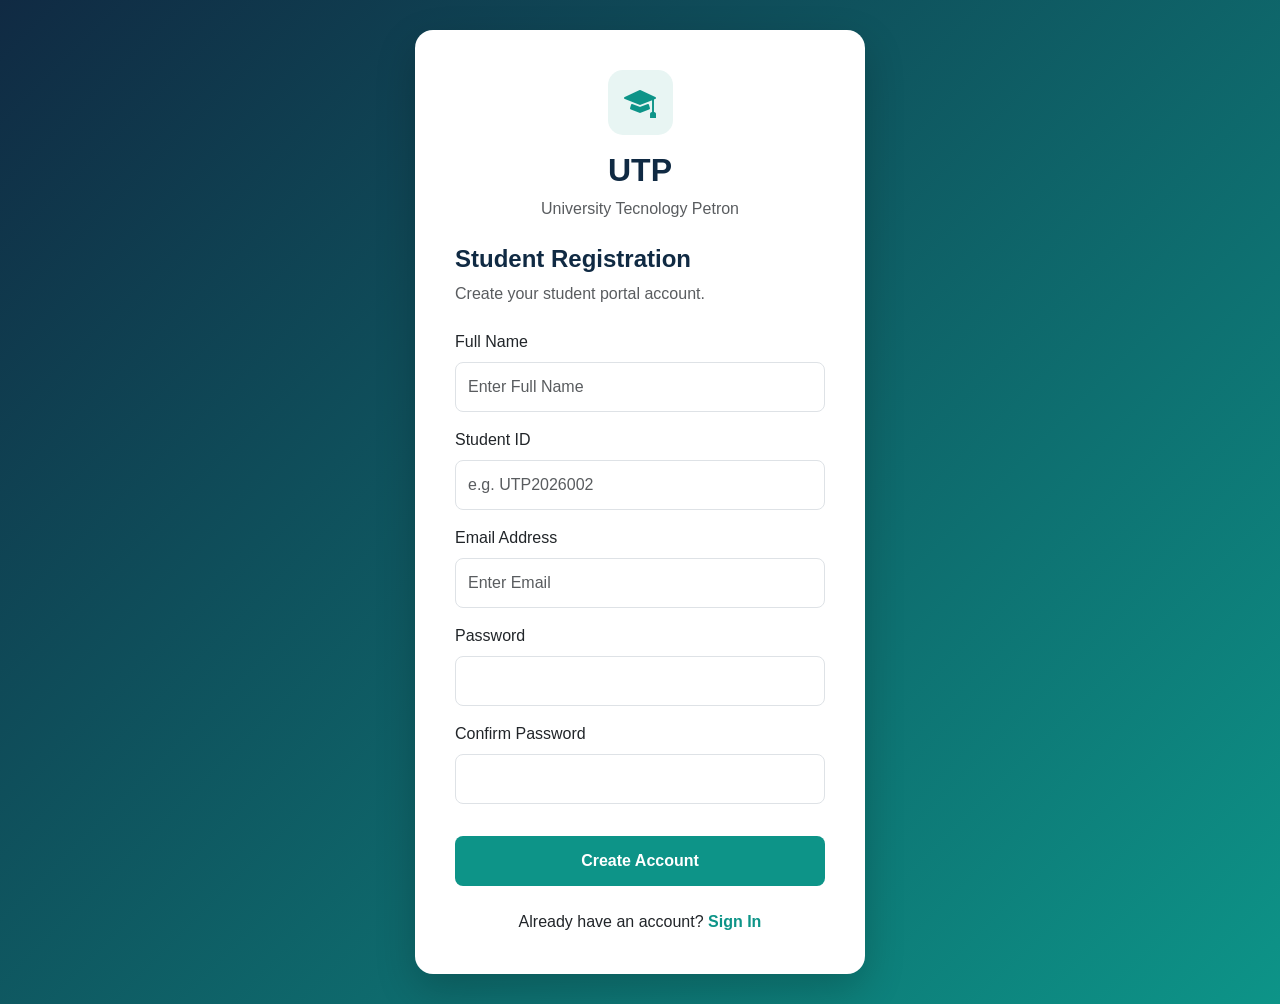
<file: register.html>
<!DOCTYPE html>
<html lang="en">

<head>
    <meta charset="UTF-8">
    <meta name="viewport"
          content="width=device-width, initial-scale=1.0">

    <title>Student Registration | UTP</title>

    <link
      href="https://cdn.jsdelivr.net/npm/bootstrap@5.3.3/dist/css/bootstrap.min.css"
      rel="stylesheet">

    <link
      href="https://cdn.jsdelivr.net/npm/bootstrap-icons@1.11.3/font/bootstrap-icons.min.css"
      rel="stylesheet">

    <link rel="stylesheet" href="css/login.css">
</head>

<body>

    <main class="auth-container">

        <div class="auth-card">

            <!-- Logo -->
            <div class="text-center mb-4">

                <div class="logo-icon">
                    <i class="bi bi-mortarboard-fill"></i>
                </div>

                <h2 class="fw-bold mt-3">UTP</h2>

                <p class="text-muted">
                    University Tecnology Petron
                </p>

            </div>

            <h4 class="fw-bold">Student Registration</h4>

            <p class="text-muted mb-4">
                Create your student portal account.
            </p>

            <!-- Registration Error -->
            <div id="registerError"
                 class="alert alert-danger d-none"
                 role="alert">
            </div>

            <!-- Registration Form -->
            <form id="registerForm">

                <div class="mb-3">
                    <label for="fullName" class="form-label">
                        Full Name
                    </label>

                    <input type="text"
                           id="fullName"
                           class="form-control"
                           placeholder="Enter Full Name"
                           autocomplete="name"
                           required>
                </div>

                <div class="mb-3">
                    <label for="registerStudentId"
                           class="form-label">
                        Student ID
                    </label>

                    <input type="text"
                           id="registerStudentId"
                           class="form-control"
                           placeholder="e.g. UTP2026002"
                           required>
                </div>

                <div class="mb-3">
                    <label for="email" class="form-label">
                        Email Address
                    </label>

                    <input type="email"
                           id="email"
                           class="form-control"
                           placeholder="Enter Email"
                           autocomplete="email"
                           required>
                </div>

                <div class="mb-3">
                    <label for="registerPassword"
                           class="form-label">
                        Password
                    </label>

                    <input type="password"
                           id="registerPassword"
                           class="form-control"
                           minlength="8"
                           autocomplete="new-password"
                           required>
                </div>

                <div class="mb-3">
                    <label for="confirmPassword"
                           class="form-label">
                        Confirm Password
                    </label>

                    <input type="password"
                           id="confirmPassword"
                           class="form-control"
                           minlength="8"
                           autocomplete="new-password"
                           required>
                </div>

                <button type="submit"
                        class="btn btn-auth w-100 mt-3">
                    Create Account
                </button>

            </form>

            <p class="text-center mt-4 mb-0">
                Already have an account?
                <a href="login.html">Sign In</a>
            </p>

        </div>

    </main>

    <script src="js/authentication.js"></script>
    <script src="js/common.js"></script>

</body>
</html>
</file>
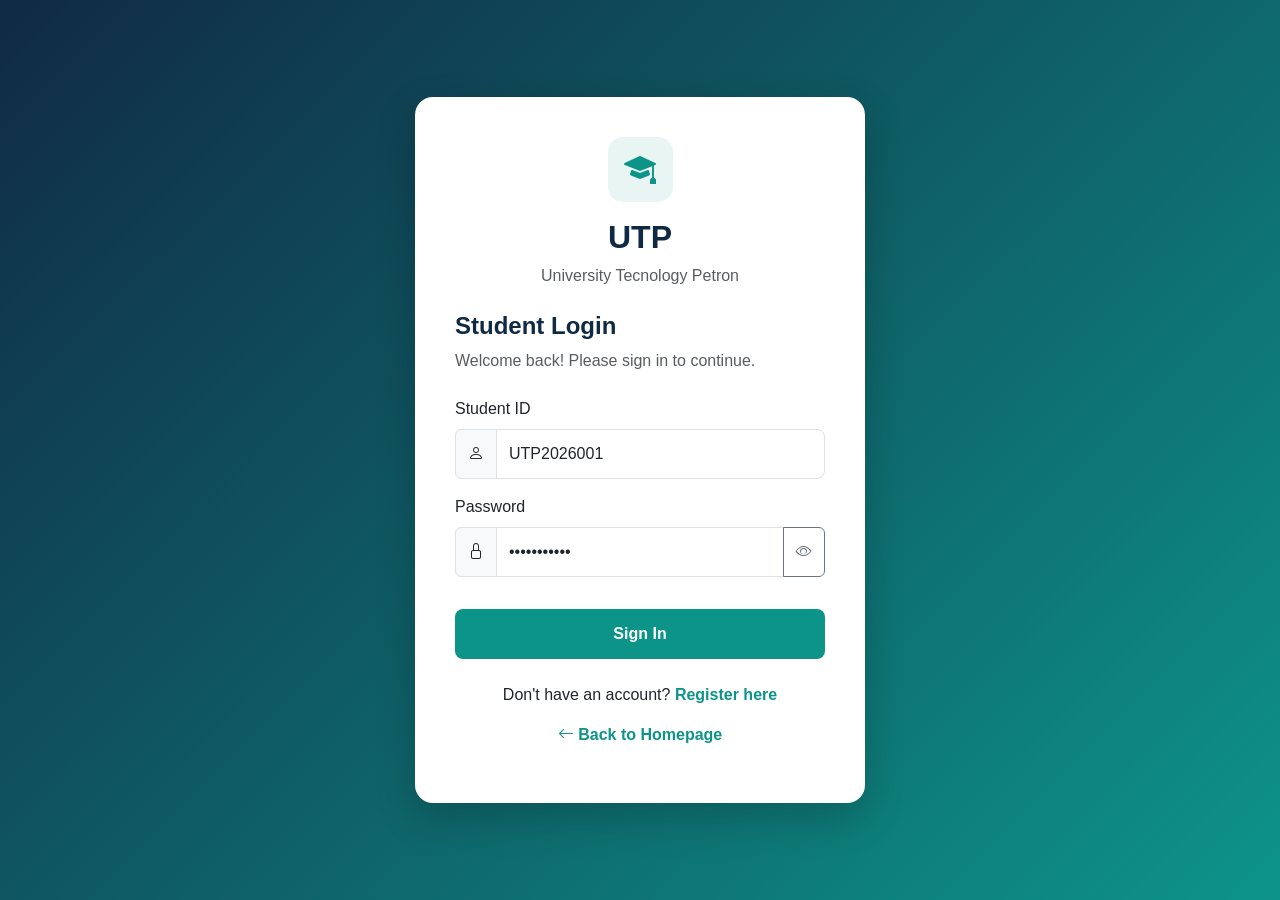
<file: timetable.html>
<!DOCTYPE html>
<html lang="en">

<head>
    <meta charset="UTF-8">
    <meta name="viewport"
          content="width=device-width, initial-scale=1.0">

    <meta name="description"
          content="UTP Student Portal">

    <title>Class Timetable | UTP</title>

    <!-- Check login before displaying dashboard -->
    <script>
        if (!sessionStorage.getItem("utpCurrentStudent")) {
            window.location.replace("login.html");
        }
    </script>

    <!-- Bootstrap 5.3.3 -->
    <link
      href="https://cdn.jsdelivr.net/npm/bootstrap@5.3.3/dist/css/bootstrap.min.css"
      rel="stylesheet">

    <!-- Bootstrap Icons -->
    <link
      href="https://cdn.jsdelivr.net/npm/bootstrap-icons@1.11.3/font/bootstrap-icons.min.css"
      rel="stylesheet">

    <!-- Page CSS -->
    <link rel="stylesheet" href="css/dashboard.css">
    <link rel="stylesheet" href="css/timetable.css">

</head>

<body>

    <!-- MOBILE TOP BAR -->
    <header class="mobile-header d-lg-none">
        <button class="menu-button"
                id="menuToggle"
                type="button"
                aria-label="Open navigation menu"
                aria-controls="sidebar"
                aria-expanded="false">
            <i class="bi bi-list"></i>
        </button>

        <span class="fw-bold">UTP Student Portal</span>

        <i class="bi bi-mortarboard-fill"></i>
    </header>

    <!-- MOBILE SIDEBAR BACKDROP -->
    <div id="sidebarBackdrop" class="sidebar-backdrop"></div>

    <!-- SIDEBAR -->
    <aside class="sidebar" id="sidebar">

        <div class="sidebar-brand">
            <div class="brand-icon">
                <i class="bi bi-mortarboard-fill"></i>
            </div>
            <div>
                <h5 class="mb-0 fw-bold">UTP</h5>
                <small>Student Portal</small>
            </div>
        </div>

        <nav class="sidebar-nav" aria-label="Student portal navigation">

            <p class="menu-label">MAIN MENU</p>
            <a href="dashboard.html" class="sidebar-link">
                <i class="bi bi-grid-1x2"></i>
                <span>Dashboard</span>
            </a>
            <a href="courses.html" class="sidebar-link">
                <i class="bi bi-book"></i>
                <span>My Courses</span>
            </a>
            <a href="results.html" class="sidebar-link">
                <i class="bi bi-bar-chart"></i>
                <span>Academic Results</span>
            </a>
            <a href="timetable.html" class="sidebar-link active" aria-current="page">
                <i class="bi bi-calendar-week"></i>
                <span>Class Timetable</span>
            </a>

            <p class="menu-label mt-4">STUDENT SERVICES</p>
            <a href="assignments.html" class="sidebar-link">
                <i class="bi bi-clipboard-check"></i>
                <span>Assignment Tracker</span>
            </a>
            <a href="attendance.html" class="sidebar-link">
                <i class="bi bi-check2-square"></i>
                <span>Attendance Tracker</span>
            </a>
            <a href="calendar.html" class="sidebar-link">
                <i class="bi bi-calendar-event"></i>
                <span>Academic Calendar</span>
            </a>

            <p class="menu-label mt-4">ACCOUNT</p>
            <a href="profile.html" class="sidebar-link">
                <i class="bi bi-person-circle"></i>
                <span>Student Profile</span>
            </a>

            <button id="logoutBtn"
                    class="sidebar-link logout-link"
                    type="button">
                <i class="bi bi-box-arrow-right"></i>
                <span>Logout</span>
            </button>

        </nav>

        <div class="sidebar-footer">
            <small>&copy; 2026 UTP Student Portal</small>
        </div>

    </aside>

    <!-- MAIN CONTENT -->
    <div class="main-wrapper">

        <!-- TOPBAR -->
        <header class="topbar">

            <div>
    <h5 class="mb-0 fw-bold">Class Timetable</h5>
    <small class="text-muted">
        Weekly Academic Schedule
    </small>
</div>

            <div class="topbar-user">

                <i class="bi bi-bell"></i>

                <div class="user-avatar" id="userInitials">
                    DS
                </div>

                <span id="topbarStudentName">
                    Demo Student
                </span>

            </div>

        </header>

<main class="dashboard-content">

     <!-- PAGE HEADING -->
    <section class="welcome-section">

        <h2>Class Timetable</h2>

        <p>
            View your weekly classes, course details,
            lecturers and classroom locations.
        </p>

    </section>

    <!-- TIMETABLE SUMMARY -->
    <section class="row g-4 mb-4"
             aria-label="Timetable summary">

        <!-- Total Classes -->
        <div class="col-md-4">

            <div class="summary-card">

                <div class="summary-icon teal">
                    <i class="bi bi-calendar-check"></i>
                </div>

                <p>Classes Shown</p>

                <h3 id="totalClasses">0</h3>

                <small>
                    Based on the selected day
                </small>

            </div>

        </div>

        <!-- Total Courses -->
        <div class="col-md-4">

            <div class="summary-card">

                <div class="summary-icon blue">
                    <i class="bi bi-book"></i>
                </div>

                <p>Courses Shown</p>

                <h3 id="totalCourses">0</h3>

                <small>
                    Unique course codes
                </small>

            </div>

        </div>

        <!-- Total Hours -->
        <div class="col-md-4">

            <div class="summary-card">

                <div class="summary-icon purple">
                    <i class="bi bi-clock-history"></i>
                </div>

                <p>Class Hours Shown</p>

                <h3 id="totalHours">0</h3>

                <small>
                    Total scheduled hours
                </small>

            </div>

        </div>

    </section>

    <!-- DAY FILTER -->
    <section class="content-card mb-4">

        <div class="row align-items-end g-3">

            <div class="col-md-6">

                <label for="dayFilter"
                       class="form-label fw-semibold">
                    Filter by Day
                </label>

                <select id="dayFilter"
                        class="form-select">

                    <option value="all">All Days</option>
                    <option value="Monday">Monday</option>
                    <option value="Tuesday">Tuesday</option>
                    <option value="Wednesday">Wednesday</option>
                    <option value="Thursday">Thursday</option>
                    <option value="Friday">Friday</option>

                </select>

            </div>

            <div class="col-md-6">

                <button id="resetDayFilter"
                        type="button"
                        class="btn btn-outline-secondary">

                    <i class="bi bi-arrow-clockwise"></i>
                    Reset Filter

                </button>

            </div>

        </div>

    </section>

    <!-- WEEKLY TIMETABLE -->
    <section class="content-card">

        <div class="card-heading">

            <div>
                <h5>Weekly Class Schedule</h5>

                <p id="scheduleSubtitle">
                    All scheduled classes
                </p>
            </div>

            <i class="bi bi-calendar-week"></i>

        </div>

        <!-- JavaScript inserts day groups -->
        <div id="timetableContainer"
             class="timetable-container">
        </div>

        <!-- Empty State -->
        <div id="noClasses"
             class="timetable-empty d-none">

            <i class="bi bi-calendar-x"></i>

            <h6>No classes scheduled</h6>

            <p>
                There are no classes for the
                selected day.
            </p>

        </div>

    </section>

    <!-- FOOTER -->
    <footer class="dashboard-footer">
        © 2026 Universiti Teknologi PETRONAS |
        Student Portal Academic Project
    </footer>

</main>

</div> <!-- End main-wrapper -->

<!-- Bootstrap JavaScript -->
<script
  src="https://cdn.jsdelivr.net/npm/bootstrap@5.3.3/dist/js/bootstrap.bundle.min.js">
</script>

<!-- Timetable JavaScript -->
<script src="js/timetable.js"></script>
<script src="js/common.js"></script>

</body>
</html>
</file>
<file: css/portal.css>
/* UTP STUDENT PORTAL */
/* Main Stylesheet */

/* Global Variables */
:root {
    --primary: #102a43;
    --secondary: #0d9488;
    --background: #f5f8fc;
    --white: #ffffff;
    --text: #243b53;
}

/* General Styling */
body {
    font-family: Arial, sans-serif;
    background-color: var(--background);
    color: var(--text);
    margin: 0;
}

/* NAVBAR */
.custom-navbar {
    background-color: #102a43;
    padding: 15px 40px;
    min-height: 75px;
}

/* LOGO */
.navbar-brand {
    color: white;
    font-size: 22px;
    font-weight: 600;
}

/* NAVIGATION LINKS */
.navbar-nav .nav-link {
    color: white;
    font-size: 16px;
    margin-left: 20px;
    transition: color 0.3s ease;
}

/* HOVER EFFECT */
.navbar-nav .nav-link:hover {
    color: #38bdf8;
}

/* ACTIVE LINK */
.navbar-nav .nav-link.active {
    color: white;
    font-weight: 600;
}

/* MOBILE RESPONSIVE */
@media (max-width: 991px) {

    .custom-navbar {
        padding: 15px 20px;
    }

    .navbar-nav .nav-link {
        margin-left: 0;
    }
}

/* Homepage Section */
.homepage-section {
    padding: 110px 0;
    background: linear-gradient(
        135deg,
        #e8f5f6,
        #f5f8fc
    );
}

.homepage-section h1 {
    color: var(--primary);
}

.welcome-label {
    color: var(--secondary);
    font-weight: bold;
    letter-spacing: 2px;
}

.homepage-description {
    font-size: 17px;
    max-width: 600px;
    line-height: 1.8;
}

/* Main Button */
.btn-primary {
    background-color: var(--secondary);
    border-color: var(--secondary);
    padding: 12px 25px;
    border-radius: 8px;
}

.btn-primary:hover {
    background-color: #0b766e;
    border-color: #0b766e;
}

/* Features Section */
.features-section {
    padding: 80px 0;
}

.feature-card {
    background-color: var(--white);
    padding: 35px;
    border-radius: 15px;
    height: 100%;
    box-shadow: 0 5px 20px rgba(0,0,0,0.05);
    transition: transform 0.3s ease;
}

.feature-card:hover {
    transform: translateY(-8px);
}

.feature-icon {
    font-size: 40px;
    color: var(--secondary);
    display: block;
    margin-bottom: 20px;
}

.feature-card h4 {
    color: var(--primary);
    font-weight: bold;
}

/* Footer */
.footer {
    background-color: var(--primary);
    color: white;
    padding: 35px 0;
}

/* Responsive Design */
@media (max-width: 768px) {

    .homepage-section {
        padding: 65px 0;
    }

    .homepage-section h1 {
        font-size: 34px;
    }

    .feature-card {
        padding: 25px;
    }

    .navbar-nav .nav-link {
        padding: 10px 0;
    }
}
</file>
<file: css/dashboard.css>
/* ==========================================
   UTP STUDENT PORTAL - DASHBOARD STYLES
========================================== */

:root {
    --primary: #102a43;
    --secondary: #0d9488;
    --background: #f4f7fb;
    --white: #ffffff;
    --text: #243b53;
    --muted: #64748b;
    --border: #e2e8f0;
    --sidebar-width: 255px;
}

* {
    box-sizing: border-box;
}

body {
    margin: 0;
    font-family: Arial, sans-serif;
    background: var(--background);
    color: var(--text);
}

/* =====================
   SIDEBAR
===================== */

.sidebar {
    width: var(--sidebar-width);
    height: 100vh;
    height: 100dvh;
    position: fixed;
    top: 0;
    left: 0;

    background: var(--primary);
    color: white;

    display: flex;
    flex-direction: column;

    z-index: 1050;
    overflow-y: auto;
}

.sidebar-brand {
    display: flex;
    align-items: center;
    gap: 12px;
    padding: 25px 20px;
    border-bottom: 1px solid rgba(255,255,255,0.1);
}

.brand-icon {
    width: 45px;
    height: 45px;
    border-radius: 12px;
    background: var(--secondary);

    display: flex;
    justify-content: center;
    align-items: center;
    font-size: 24px;
}

.sidebar-brand small {
    color: #cbd5e1;
}

.sidebar-nav {
    padding: 20px 12px;
    flex: 1 0 auto;
}

.menu-label {
    color: #94a3b8;
    font-size: 11px;
    font-weight: bold;
    letter-spacing: 1px;
    padding: 0 14px;
    margin-bottom: 12px;
}

.sidebar-link {
    display: flex;
    align-items: center;
    gap: 13px;

    padding: 12px 15px;
    margin-bottom: 5px;

    color: #cbd5e1;
    text-decoration: none;
    border-radius: 9px;

    transition: background-color 0.2s, color 0.2s;
}

.sidebar-link i {
    font-size: 18px;
}

.sidebar-link:hover,
.sidebar-link.active {
    background: var(--secondary);
    color: white;
}

.sidebar-link:focus-visible,
.menu-button:focus-visible {
    outline: 2px solid #5eead4;
    outline-offset: 2px;
}

.logout-link {
    width: 100%;
    background: transparent;
    border: none;
    font: inherit;
    text-align: left;
    cursor: pointer;
}

.logout-link:hover {
    background: #dc2626;
}

.sidebar-footer {
    padding: 20px;
    border-top: 1px solid rgba(255,255,255,0.1);
    color: #94a3b8;
}

/* =====================
   MAIN LAYOUT
===================== */

.main-wrapper {
    margin-left: var(--sidebar-width);
    min-height: 100vh;
    min-width: 0;
}

.topbar {
    min-height: 80px;
    background: white;

    display: flex;
    justify-content: space-between;
    align-items: center;

    padding: 0 35px;
    border-bottom: 1px solid var(--border);
}

.topbar-user {
    display: flex;
    align-items: center;
    gap: 15px;
}

.topbar-user > i {
    font-size: 20px;
    color: var(--muted);
}

.user-avatar {
    width: 40px;
    height: 40px;
    border-radius: 50%;

    background: var(--secondary);
    color: white;

    display: flex;
    justify-content: center;
    align-items: center;

    font-weight: bold;
}

.dashboard-content {
    padding: 35px;
    max-width: 1600px;
    margin: auto;
}

/* =====================
   WELCOME SECTION
===================== */

.welcome-section {
    margin-bottom: 30px;
}

.welcome-section h2 {
    font-size: 27px;
    font-weight: bold;
    color: var(--primary);
}

.welcome-section p {
    color: var(--muted);
    margin-bottom: 0;
}

/* =====================
   SUMMARY CARDS
===================== */

.summary-card {
    background: white;
    border-radius: 15px;
    padding: 25px;
    height: 100%;

    border: 1px solid var(--border);
    box-shadow: 0 5px 15px rgba(0,0,0,0.03);

    transition: transform 0.2s;
}

.summary-card:hover {
    transform: translateY(-5px);
}

.summary-card p {
    color: var(--muted);
    margin: 15px 0 5px;
}

.summary-card h3 {
    font-size: 30px;
    font-weight: bold;
    color: var(--primary);
}

.summary-card small {
    color: var(--muted);
}

.summary-icon {
    width: 48px;
    height: 48px;
    border-radius: 12px;

    display: flex;
    justify-content: center;
    align-items: center;

    font-size: 22px;
}

.teal {
    background: #ccfbf1;
    color: #0f766e;
}

.blue {
    background: #dbeafe;
    color: #2563eb;
}

.purple {
    background: #ede9fe;
    color: #7c3aed;
}

.orange {
    background: #ffedd5;
    color: #ea580c;
}

/* =====================
   CONTENT CARDS
===================== */

.content-card {
    background: white;
    padding: 25px;
    border-radius: 15px;
    height: 100%;

    border: 1px solid var(--border);
    box-shadow: 0 5px 15px rgba(0,0,0,0.03);
}

.card-heading {
    display: flex;
    justify-content: space-between;
    align-items: flex-start;
    gap: 10px;

    margin-bottom: 25px;
}

.card-heading h5 {
    font-weight: bold;
    color: var(--primary);
    margin-bottom: 5px;
}

.card-heading p {
    color: var(--muted);
    font-size: 13px;
    margin: 0;
}

.card-heading > i {
    color: var(--secondary);
    font-size: 22px;
}

.card-heading a {
    color: var(--secondary);
    font-size: 13px;
    text-decoration: none;
    font-weight: bold;
}

/* =====================
   GPA CHART
===================== */

.chart-container {
    position: relative;
    width: 100%;
    height: 280px;
}

/* =====================
   ACADEMIC INFORMATION
===================== */

.info-item {
    display: flex;
    justify-content: space-between;
    align-items: center;
    gap: 12px;

    padding: 15px 0;
    border-bottom: 1px solid var(--border);
    font-size: 14px;
}

.info-item span {
    color: var(--muted);
}

.info-item strong {
    text-align: right;
}

.status-active {
    color: #059669;
}

/* =====================
   ASSIGNMENTS
===================== */

.assignment-item {
    display: flex;
    justify-content: space-between;
    align-items: center;
    gap: 10px;

    padding: 15px 0;
    border-bottom: 1px solid var(--border);
}

.assignment-item h6,
.announcement-item h6 {
    font-weight: bold;
    margin-bottom: 5px;
}

.assignment-item small,
.announcement-item small {
    color: var(--muted);
}

.status-badge {
    font-size: 11px;
    font-weight: bold;
    padding: 6px 10px;
    border-radius: 20px;
    white-space: nowrap;
}

.status-badge.pending {
    background: #fef3c7;
    color: #92400e;
}

.status-badge.in-progress {
    background: #dbeafe;
    color: #1d4ed8;
}

.status-badge.completed {
    background: #d1fae5;
    color: #047857;
}

/* =====================
   ANNOUNCEMENTS
===================== */

.announcement-item {
    display: flex;
    align-items: center;
    gap: 15px;

    padding: 15px 0;
    border-bottom: 1px solid var(--border);
}

.announcement-icon {
    width: 42px;
    height: 42px;
    border-radius: 10px;

    background: #ccfbf1;
    color: var(--secondary);

    display: flex;
    align-items: center;
    justify-content: center;

    flex-shrink: 0;
}

/* =====================
   FOOTER
===================== */

.dashboard-footer {
    text-align: center;
    color: var(--muted);
    font-size: 12px;
    padding: 35px 0 5px;
}

/* =====================
   MOBILE NAVIGATION
===================== */

/* Hidden on desktop; the sidebar is always visible there */
.mobile-header,
.sidebar-backdrop {
    display: none;
}

.menu-button {
    display: inline-flex;
    align-items: center;
    justify-content: center;
    width: 44px;
    height: 44px;
    margin: -8px;
    padding: 0;

    border: 0;
    border-radius: 8px;
    background: transparent;
    color: var(--primary);
    font-size: 26px;
    cursor: pointer;
}

/* Tablets and phones: sidebar becomes an off-canvas drawer */
@media (max-width: 991.98px) {

    .mobile-header {
        display: flex;
        align-items: center;
        justify-content: space-between;

        position: sticky;
        top: 0;
        z-index: 1030;

        padding: 14px 20px;
        background: white;
        color: var(--primary);
        border-bottom: 1px solid var(--border);
    }

    .sidebar {
        width: min(280px, 85vw);
        transform: translateX(-100%);
        visibility: hidden; /* keeps hidden links out of the tab order */
        transition: transform 0.3s ease, visibility 0s linear 0.3s;
        box-shadow: none;
    }

    .sidebar.show {
        transform: translateX(0);
        visibility: visible;
        transition: transform 0.3s ease, visibility 0s;
        box-shadow: 0 0 40px rgba(0, 0, 0, 0.35);
    }

    .sidebar-backdrop {
        position: fixed;
        inset: 0;
        z-index: 1040;
        background: rgba(0, 0, 0, 0.5);
    }

    .sidebar-backdrop.show {
        display: block;
    }

    /* Stop the page scrolling behind the open drawer */
    body.sidebar-open {
        overflow: hidden;
    }

    .main-wrapper {
        margin-left: 0;
        width: 100%;
    }

    .topbar {
        min-height: 64px;
        padding: 10px 20px;
    }

    .topbar h5 {
        font-size: 1.05rem;
    }

    .dashboard-content {
        padding: 25px 20px;
    }
}

/* Small phones */
@media (max-width: 575.98px) {

    .topbar-user span {
        display: none;
    }

    .topbar small {
        display: none;
    }

    .dashboard-content {
        padding: 20px 14px;
    }

    .welcome-section h2 {
        font-size: 23px;
    }

    .content-card,
    .summary-card {
        padding: 20px;
    }

    .info-item {
        font-size: 12px;
    }
}

/* Respect users who turn animations off */
@media (prefers-reduced-motion: reduce) {

    .sidebar,
    .summary-card {
        transition: none;
    }
}
</file>
<file: css/assignments.css>
/* =====================================
   UTP - ASSIGNMENT TRACKER
===================================== */

/* Summary cards */
.summary-card {
    border: 1px solid #e9edf3;
    border-radius: 14px;
    transition: 0.2s;
}

.summary-card:hover {
    transform: translateY(-3px);
    box-shadow: 0 6px 18px rgba(0, 0, 0, 0.05);
}

/* Assignment panel */
.assignment-panel {
    border-radius: 14px;
    border: 1px solid #e9edf3;
}

/* Search and filters */
.form-control,
.form-select {
    border-radius: 9px;
    padding: 10px 12px;
    border-color: #e2e8f0;
}

.form-control:focus,
.form-select:focus {
    border-color: #2563eb;
    box-shadow: 0 0 0 3px rgba(37, 99, 235, 0.08);
}

/* Table */
.assignment-table th {
    color: #64748b;
    font-size: 13px;
    font-weight: 600;
    padding: 15px;
    white-space: nowrap;
}

.assignment-table td {
    padding: 16px 15px;
    font-size: 14px;
    vertical-align: middle;
}

.assignment-table tbody tr:hover {
    background: #f8fafc;
}

/* Badges */
.assignment-table .badge {
    font-size: 12px;
    font-weight: 500;
    padding: 7px 11px;
}

/* Buttons */
.btn {
    border-radius: 9px;
}

.assignment-table .btn {
    padding: 6px 10px;
}

/* Modal */
.modal-content {
    border: none;
    border-radius: 15px;
}

.modal-header,
.modal-footer {
    border-color: #f1f5f9;
}
</file>
<file: css/courses.css>
/* =====================================
   UTP STUDENT PORTAL - MY COURSES
===================================== */

/* Search and Filter Inputs */
#courseSearch,
#semesterFilter {
    min-height: 45px;
    border-color: #e2e8f0;
}

#courseSearch:focus,
#semesterFilter:focus {
    border-color: #0d9488;
    box-shadow: 0 0 0 0.2rem rgba(13,148,136,0.15);
}

.input-group-text {
    background: #f8fafc;
    border-color: #e2e8f0;
    color: #64748b;
}

/* Course Table */
.course-table {
    width: 100%;
    margin-bottom: 0;
    font-size: 14px;
}

.course-table thead th {
    background: #f1f5f9;
    color: #475569;
    font-weight: 600;
    padding: 15px;
    white-space: nowrap;
    border-bottom: 1px solid #e2e8f0;
}

.course-table tbody td {
    padding: 18px 15px;
    color: #334155;
    vertical-align: middle;
    border-bottom: 1px solid #e2e8f0;
}

.course-table tbody tr:hover td {
    background: #f8fafc;
}

/* Course Code */
.course-code {
    color: #0d9488;
    font-weight: 700;
}

/* Course Name */
.course-name {
    color: #102a43;
    font-weight: 600;
}

/* Course Status */
.course-status {
    display: inline-block;
    padding: 6px 12px;
    border-radius: 20px;
    font-size: 12px;
    font-weight: 600;
}

.course-status.active {
    background: #d1fae5;
    color: #047857;
}

.course-status.completed {
    background: #e2e8f0;
    color: #475569;
}

/* Empty Search Results */
.empty-state {
    text-align: center;
    padding: 45px 20px;
    color: #64748b;
}

.empty-state i {
    font-size: 38px;
    color: #94a3b8;
    display: block;
    margin-bottom: 15px;
}

.empty-state h6 {
    color: #102a43;
    font-weight: 600;
}

/* Table Footer */
.course-table-footer {
    display: flex;
    justify-content: space-between;
    align-items: center;
    gap: 15px;
    flex-wrap: wrap;

    padding-top: 20px;
    color: #64748b;
    font-size: 13px;
}

/* Mobile Adjustments */
@media (max-width: 575.98px) {

    .course-table {
        font-size: 13px;
    }

    .course-table thead th,
    .course-table tbody td {
        padding: 12px;
    }

    .course-table-footer {
        align-items: flex-start;
        flex-direction: column;
    }

}
</file>
<file: css/login.css>
/* =================================
   UTP STUDENT PORTAL
   LOGIN & REGISTRATION STYLING
================================= */

/* Colour Variables */
:root {
    --primary: #102a43;
    --secondary: #0d9488;
    --background: #f5f8fc;
}

/* Page Background */
body {
    margin: 0;
    font-family: Arial, sans-serif;

    background: linear-gradient(
        135deg,
        #102a43,
        #0d9488
    );
}

/* Center Login Card */
.auth-container {
    min-height: 100vh;

    display: flex;
    justify-content: center;
    align-items: center;

    padding: 30px 15px;
}

/* Login / Registration Card */
.auth-card {
    background-color: white;
    width: 100%;
    max-width: 450px;

    padding: 40px;
    border-radius: 18px;

    box-shadow: 0 15px 40px rgba(0,0,0,0.2);
}

/* University Logo */
.logo-icon {
    width: 65px;
    height: 65px;

    background-color: #e8f5f3;
    color: var(--secondary);

    border-radius: 15px;

    display: flex;
    justify-content: center;
    align-items: center;

    font-size: 32px;
    margin: auto;
}

/* Headings */
.auth-card h2,
.auth-card h4 {
    color: var(--primary);
}

/* Input Fields */
.form-control {
    padding: 12px;
    border-radius: 8px;
}

.form-control:focus {
    border-color: var(--secondary);
    box-shadow: 0 0 0 0.2rem rgba(13,148,136,0.15);
}

/* Login and Register Button */
.btn-auth {
    background-color: var(--secondary);
    color: white;

    padding: 12px;
    border-radius: 8px;
    font-weight: 600;
}

.btn-auth:hover {
    background-color: #0b766e;
    color: white;
}

/* Links */
.auth-card a {
    color: var(--secondary);
    text-decoration: none;
    font-weight: 600;
}

.auth-card a:hover {
    text-decoration: underline;
}

/* Mobile Layout */
@media (max-width: 576px) {

    .auth-card {
        padding: 25px;
    }

    .auth-card h2 {
        font-size: 26px;
    }

}
</file>
<file: css/timetable.css>
/* ==========================================
   UTP STUDENT PORTAL - CLASS TIMETABLE
========================================== */

/* Day Filter */
#dayFilter {
    min-height: 46px;
    border-color: #e2e8f0;
    border-radius: 8px;
}

#dayFilter:focus {
    border-color: #0d9488;
    box-shadow: 0 0 0 0.2rem rgba(13,148,136,0.15);
}

/* Weekly Timetable Container */
.timetable-container {
    display: flex;
    flex-direction: column;
    gap: 25px;
}

/* Each Day Section */
.timetable-day {
    border: 1px solid #e2e8f0;
    border-radius: 12px;
    overflow: hidden;
}

/* Day Heading */
.timetable-day-header {
    background: #f1f5f9;
    padding: 15px 20px;

    display: flex;
    justify-content: space-between;
    align-items: center;

    gap: 10px;
}

.timetable-day-header h6 {
    margin: 0;
    color: #102a43;
    font-weight: 700;
}

.timetable-day-count {
    color: #64748b;
    font-size: 12px;
}

/* Class List */
.timetable-class-list {
    padding: 15px;

    display: grid;
    grid-template-columns: repeat(2, minmax(0, 1fr));
    gap: 15px;
}

/* Individual Class Card */
.timetable-class-card {
    border: 1px solid #e2e8f0;
    border-left: 4px solid #0d9488;
    border-radius: 10px;

    padding: 18px;
    background: #ffffff;

    transition: transform 0.2s ease,
                box-shadow 0.2s ease;
}

.timetable-class-card:hover {
    transform: translateY(-3px);
    box-shadow: 0 6px 18px rgba(16,42,67,0.08);
}

/* Class Top Section */
.timetable-class-top {
    display: flex;
    justify-content: space-between;
    align-items: center;
    gap: 12px;
    flex-wrap: wrap;
    margin-bottom: 12px;
}

/* Course Code */
.timetable-course-code {
    background: #ccfbf1;
    color: #0f766e;
    border-radius: 6px;
    padding: 5px 10px;
    font-size: 12px;
    font-weight: 700;
}

/* Class Time */
.timetable-time {
    color: #475569;
    font-size: 13px;
    font-weight: 600;
}

/* Course Name */
.timetable-course-name {
    font-size: 15px;
    font-weight: 700;
    color: #102a43;
    margin-bottom: 14px;
}

/* Lecturer and Room */
.timetable-detail {
    display: flex;
    align-items: flex-start;
    gap: 10px;
    margin-top: 9px;

    color: #64748b;
    font-size: 13px;
}

.timetable-detail i {
    color: #0d9488;
    font-size: 15px;
}

/* Empty State */
.timetable-empty {
    text-align: center;
    padding: 45px 20px;
}

.timetable-empty i {
    display: block;
    font-size: 40px;
    color: #94a3b8;
    margin-bottom: 15px;
}

.timetable-empty h6 {
    color: #102a43;
    font-weight: 700;
}

.timetable-empty p {
    color: #64748b;
}

/* Tablet */
@media (max-width: 1199.98px) {

    .timetable-class-list {
        grid-template-columns: 1fr;
    }

}

/* Mobile */
@media (max-width: 575.98px) {

    .timetable-day-header {
        padding: 13px 15px;
    }

    .timetable-class-list {
        padding: 12px;
    }

    .timetable-class-card {
        padding: 15px;
    }

    .timetable-course-name {
        font-size: 14px;
    }

}
</file>
